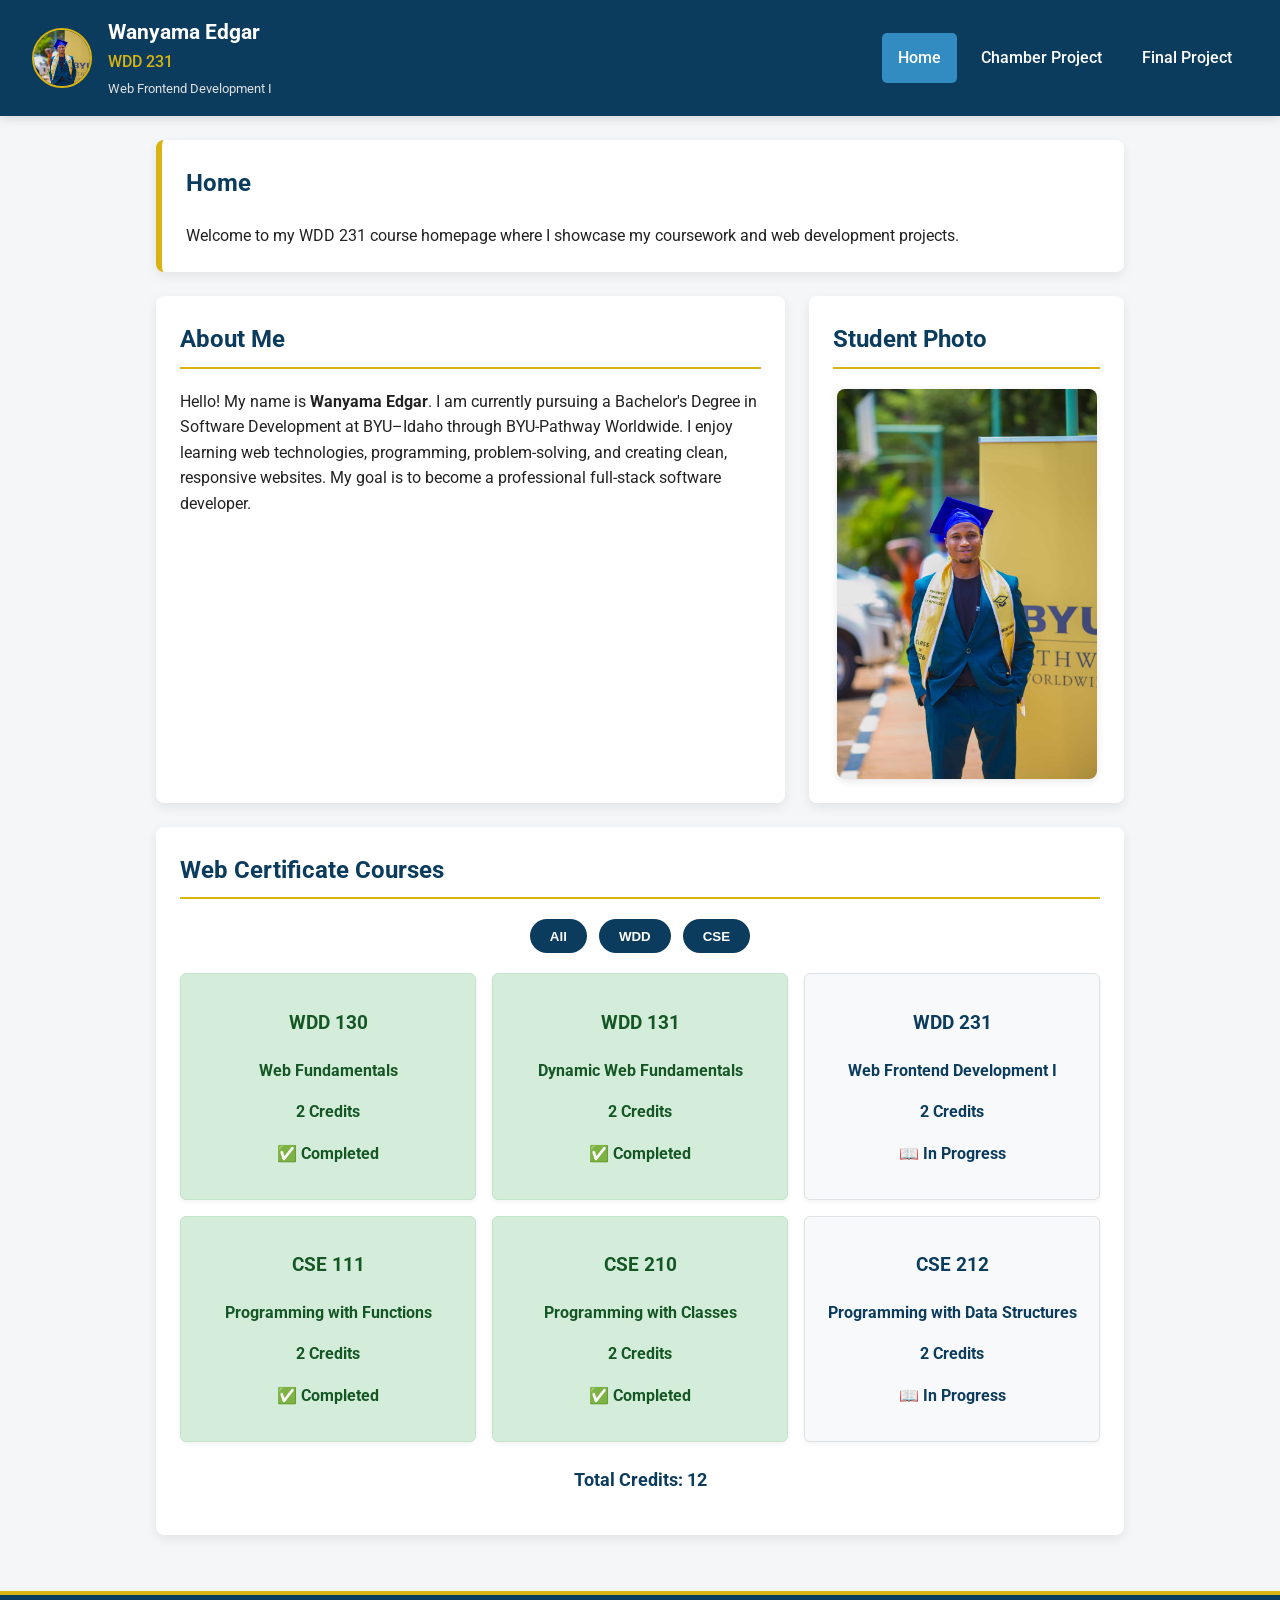
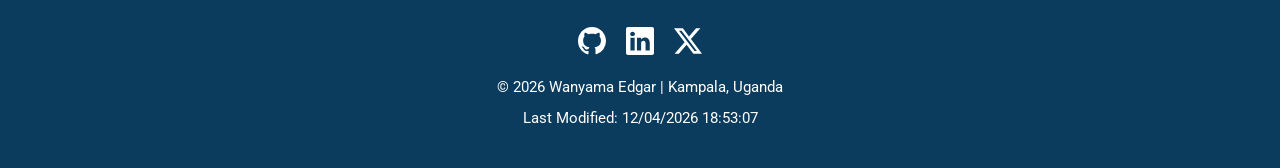
<file: index.html>
<!DOCTYPE html>
<html lang="en-US">
<head>
    <meta charset="UTF-8">
    <meta name="author" content="Wanyama Edgar">
    <meta name="description" content="WDD 231 course homepage for Wanyama Edgar featuring web development projects, certificate courses, and semester assignments at BYU-Idaho.">
    <meta name="viewport" content="width=device-width, initial-scale=1.0">

    <title>WDD 231 | Wanyama Edgar</title>

    <link rel="icon" href="chamber/images/favicon.ico">

    <!-- Google Fonts -->
    <link rel="preconnect" href="https://fonts.googleapis.com">
    <link rel="preconnect" href="https://fonts.gstatic.com" crossorigin>
    <link href="https://fonts.googleapis.com/css2?family=Roboto:wght@300;400;500;700&display=swap" rel="stylesheet">

    <!-- CSS -->
    <link rel="stylesheet" href="styles/base.css">
    <link rel="stylesheet" href="styles/larger.css">

    <!-- JavaScript -->
    <script src="scripts/navigation.js" defer></script>
    <script src="scripts/date.js" defer></script>
    <script src="scripts/courses.js" defer></script>
</head>

<body>

<header>

    <div class="logo-name">

        <img src="chamber/images/profile.webp" alt="Profile photo of Wanyama Edgar" class="logo">

        <div>
            <span class="site-name">Wanyama Edgar</span>
            <p>WDD 231</p>
            <small>Web Frontend Development I</small>
        </div>

    </div>

    <button id="menu" aria-label="Open Navigation"></button>

    <nav>

        <ul class="navigation">

            <li><a href="index.html" class="active">Home</a></li>

            <li><a href="chamber/index.html">Chamber Project</a></li>

            <li><a href="final/index.html">Final Project</a></li>

        </ul>

    </nav>

</header>

<main>

    <section class="hero">
        <h2 class="visually-hidden">

Homepage Introduction

</h2>
    <h1>Home</h1>

    <p class="hero-text">
        Welcome to my WDD 231 course homepage where I showcase my
        coursework and web development projects.
    </p>

</section>

    <section class="top-section">

        <article class="card">

            <h2>About Me</h2>

            <p>
                Hello! My name is <strong>Wanyama Edgar</strong>.
                I am currently pursuing a Bachelor's Degree in Software
                Development at BYU–Idaho through BYU-Pathway Worldwide.
                I enjoy learning web technologies, programming,
                problem-solving, and creating clean, responsive websites.
                My goal is to become a professional full-stack software
                developer.
            </p>

        </article>

        <article class="card photo-card">

            <h2>Student Photo</h2>

            <img
                src="chamber/images/profile.webp"
                alt="Wanyama Edgar, a software development student at BYU-Idaho, posed for a professional portrait photo"
                loading="lazy"
            >

        </article>

    </section>

    <section class="certificate">

        <h2>Web Certificate Courses</h2>

        <div class="filter-buttons">

            <button id="all">All</button>

            <button id="wdd">WDD</button>

            <button id="cse">CSE</button>

        </div>

        <div id="courses" class="course-container">

            <!-- JavaScript inserts courses here -->

        </div>

        <p class="credits">
            Total Credits:
            <span id="totalCredits"></span>
        </p>

    </section>

</main>

<footer>

    <div class="socials">

        <a href="https://github.com/wedgar256" target="_blank" rel="noopener noreferrer" aria-label="GitHub">

            <img src="chamber/images/github-logo.svg" alt="GitHub Icon">
        </a>

        <a href="https://www.linkedin.com/in/edgar-wans-aa0b4a3b6" target="_blank" rel="noopener noreferrer" aria-label="LinkedIn">

            <img src="chamber/images/linkedin-logo.svg" alt="LinkedIn Icon">

        </a>

        <a href="https://x.com/WanyamaEdgar_" target="_blank" rel="noopener noreferrer" aria-label="X">

            <img src="chamber/images/x-logo.svg" alt="X social media logo">

        </a>

    </div>

    <p>

        &copy; <span id="currentyear"></span>

        Wanyama Edgar | Kampala, Uganda

    </p>

    <p>

        Last Modified:
        <span id="lastModified"></span>

    </p>

</footer>

</body>
</html>
</file>
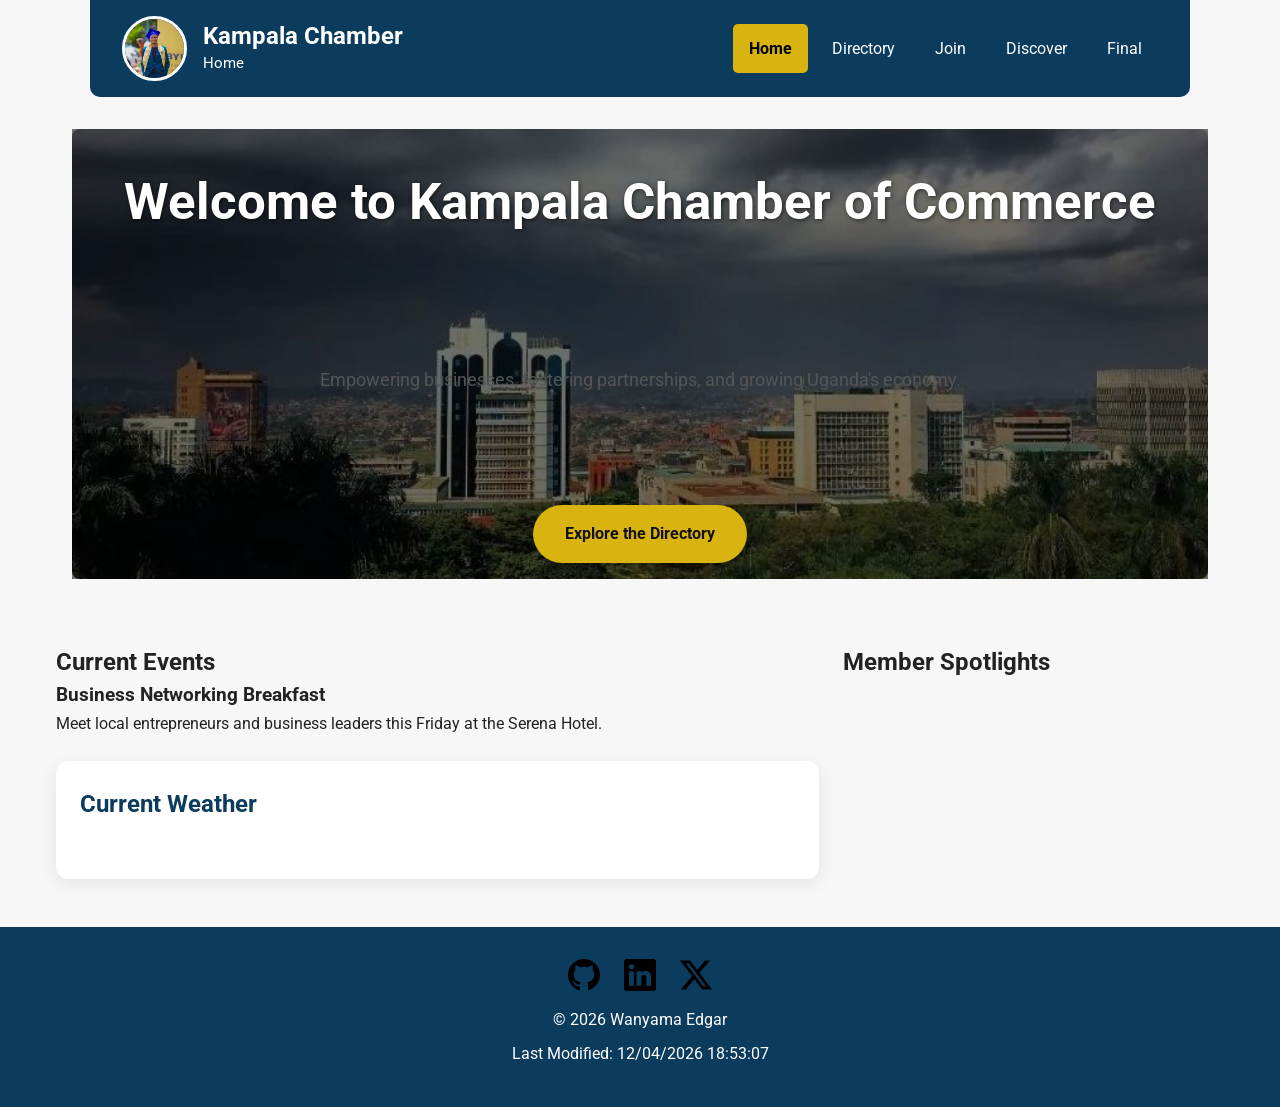
<file: chamber/index.html>
<!doctype html>
<html lang="en-US">
  <head>
    <meta charset="UTF-8" />
    <meta name="author" content="Wanyama Edgar" />
    <meta
      name="description"
      content="Explore the Kampala Chamber of Commerce business directory featuring local businesses and organizations."
    />

    <meta name="viewport" content="width=device-width, initial-scale=1.0" />

    <title>Kampala Chamber of Commerce</title>
    <meta property="og:title" content="Kampala Chamber of Commerce" />
    <meta
      property="og:description"
      content="Explore the Kampala Chamber of Commerce and connect with local businesses, services, and member organizations across the city."
    />
    <meta
      property="og:image"
      content="https://wedgar256.github.io/wdd231/chamber/images/profile.webp"
    />
    <meta
      property="og:url"
      content="https://wedgar256.github.io/wdd231/chamber/index.html"
    />
    <meta property="og:type" content="website" />

    <link rel="icon" href="images/favicon.ico" />

    <link rel="preconnect" href="https://fonts.googleapis.com" />
    <link rel="preconnect" href="https://fonts.gstatic.com" crossorigin />
    <link
      href="https://fonts.googleapis.com/css2?family=Roboto:wght@300;400;500;700&display=swap"
      rel="stylesheet"
    />

    <link rel="stylesheet" href="styles/base.css" />
    <link rel="stylesheet" href="styles/larger.css" />
    <link rel="stylesheet" href="styles/chamber.css" />

    <script src="scripts/navigation.js" defer></script>
    <script src="scripts/home.js" defer></script>
    <script src="scripts/date.js" defer></script>
  </head>

  <body class="chamber">
    <header>
      <div class="logo-name">
        <img
          src="images/profile.webp"
          alt="Kampala Chamber of Commerce Logo"
          class="logo"
        />

        <div>
          <span class="site-name">Kampala Chamber</span>
          <p>Home</p>
        </div>
      </div>

      <button id="menu" aria-label="Open Navigation"></button>

      <nav>
        <ul class="navigation">
          <li><a href="index.html" class="active">Home</a></li>
          <li><a href="directory.html">Directory</a></li>
          <li><a href="join.html">Join</a></li>
          <li><a href="discover.html">Discover</a></li>
          <li><a href="../project/index.html">Final</a></li>
        </ul>
      </nav>
    </header>

    <main>
      <section class="hero home-hero">
        <img
          src="images/kampala-city.webp"
          alt="Kampala skyline and city landmarks"
          loading="lazy"
        />

        <div class="hero-content">
          <h1>Welcome to Kampala Chamber of Commerce</h1>
          <p>
            Empowering businesses, fostering partnerships, and growing Uganda's
            economy.
          </p>
          <a href="directory.html" class="cta-button">Explore the Directory</a>
        </div>
      </section>

      <div class="home-grid">
        <div class="left-column">
          <section class="events">
            <h2>Current Events</h2>
            <article>
              <h3>Business Networking Breakfast</h3>
              <p>
                Meet local entrepreneurs and business leaders this Friday at the
                Serena Hotel.
              </p>
            </article>
          </section>

          <section class="weather">
            <h2>Current Weather</h2>
            <div id="current-weather"></div>
            <div id="forecast"></div>
          </section>
        </div>

        <div class="right-column">
          <section class="spotlights">
            <h2>Member Spotlights</h2>
            <div id="spotlight-container"></div>
          </section>
        </div>
      </div>
    </main>

    <footer>
      <div class="socials">
        <a href="https://github.com/wedgar256" target="_blank" rel="noopener">
          <img src="images/github-logo.svg" alt="GitHub Icon" />
        </a>
        <a
          href="https://www.linkedin.com/in/edgar-wans-aa0b4a3b6"
          target="_blank"
          rel="noopener"
        >
          <img src="images/linkedin-logo.svg" alt="LinkedIn Icon" />
        </a>
        <a href="https://x.com/WanyamaEdgar_" target="_blank" rel="noopener">
          <img src="images/x-logo.svg" alt="X social media logo" />
        </a>
      </div>

      <p>&copy; <span id="currentyear"></span> Wanyama Edgar</p>
      <p>Last Modified: <span id="lastModified"></span></p>
    </footer>
  </body>
</html>
</file>
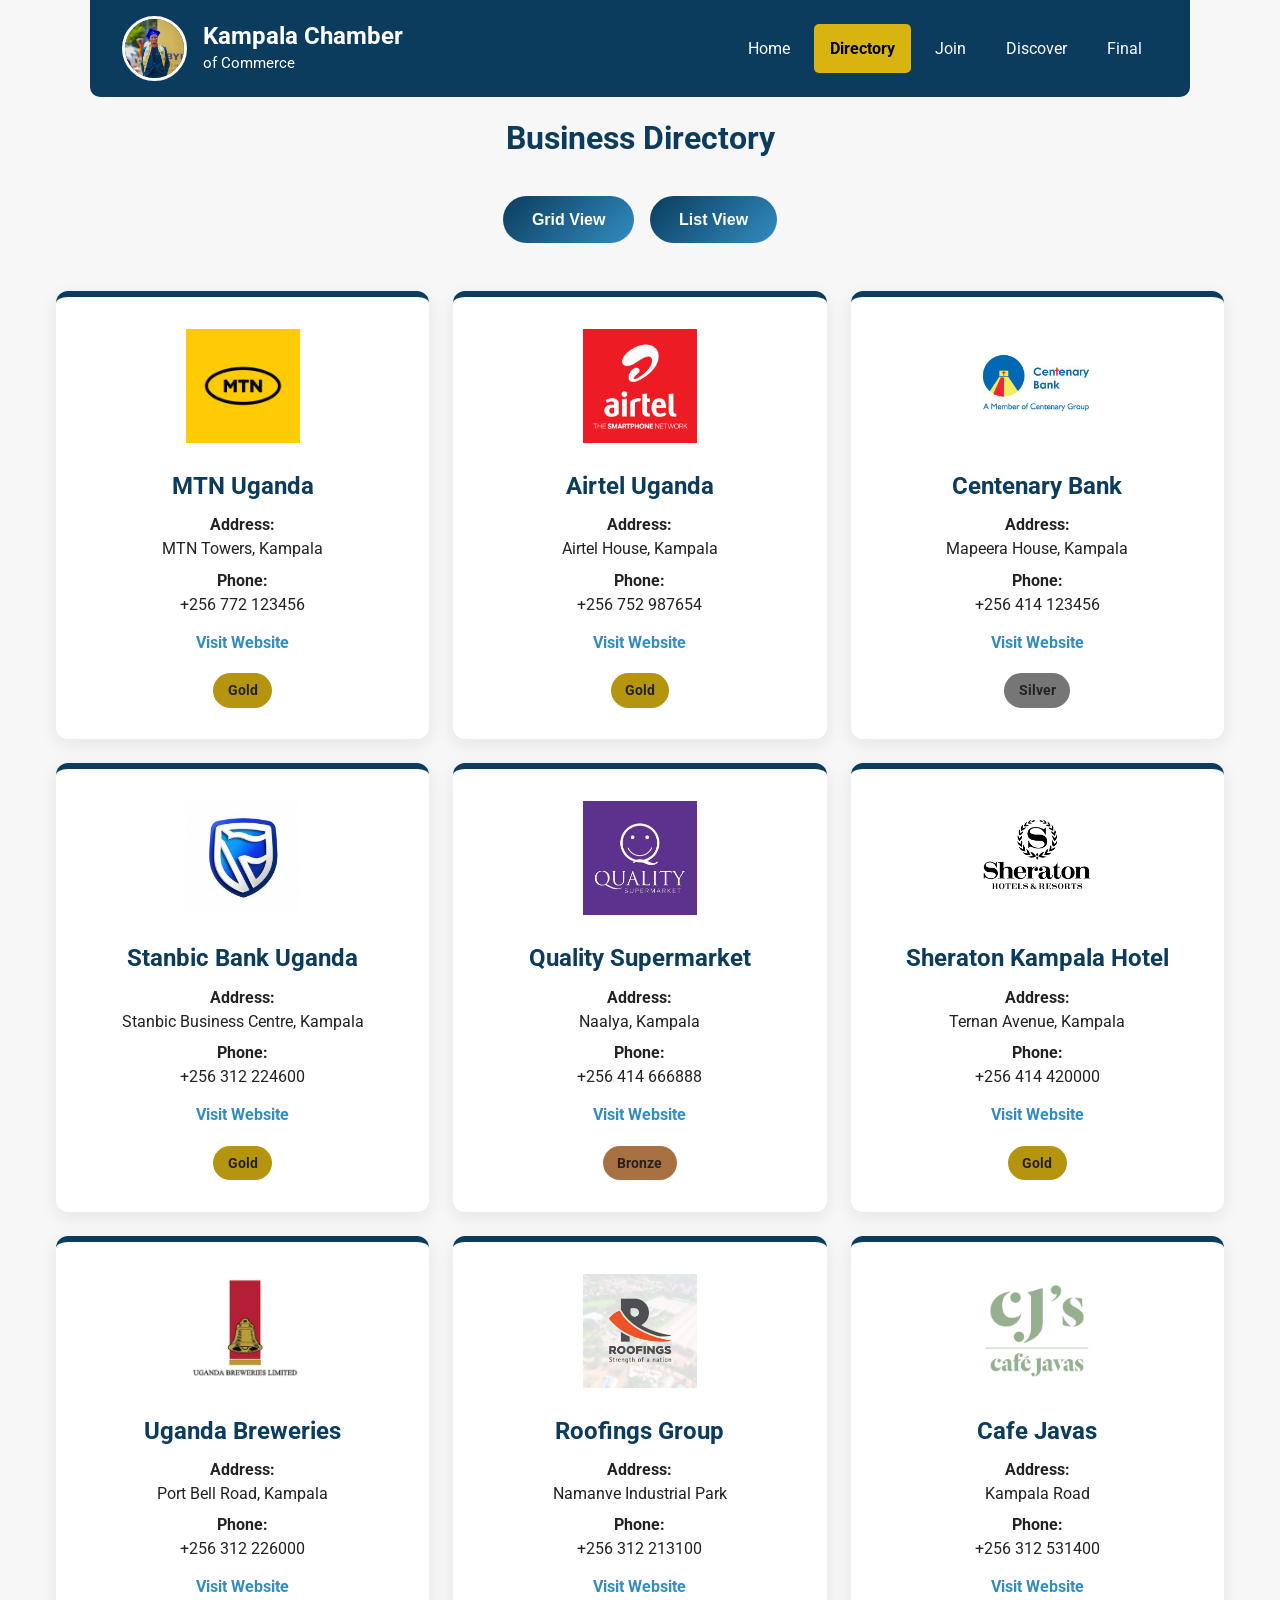
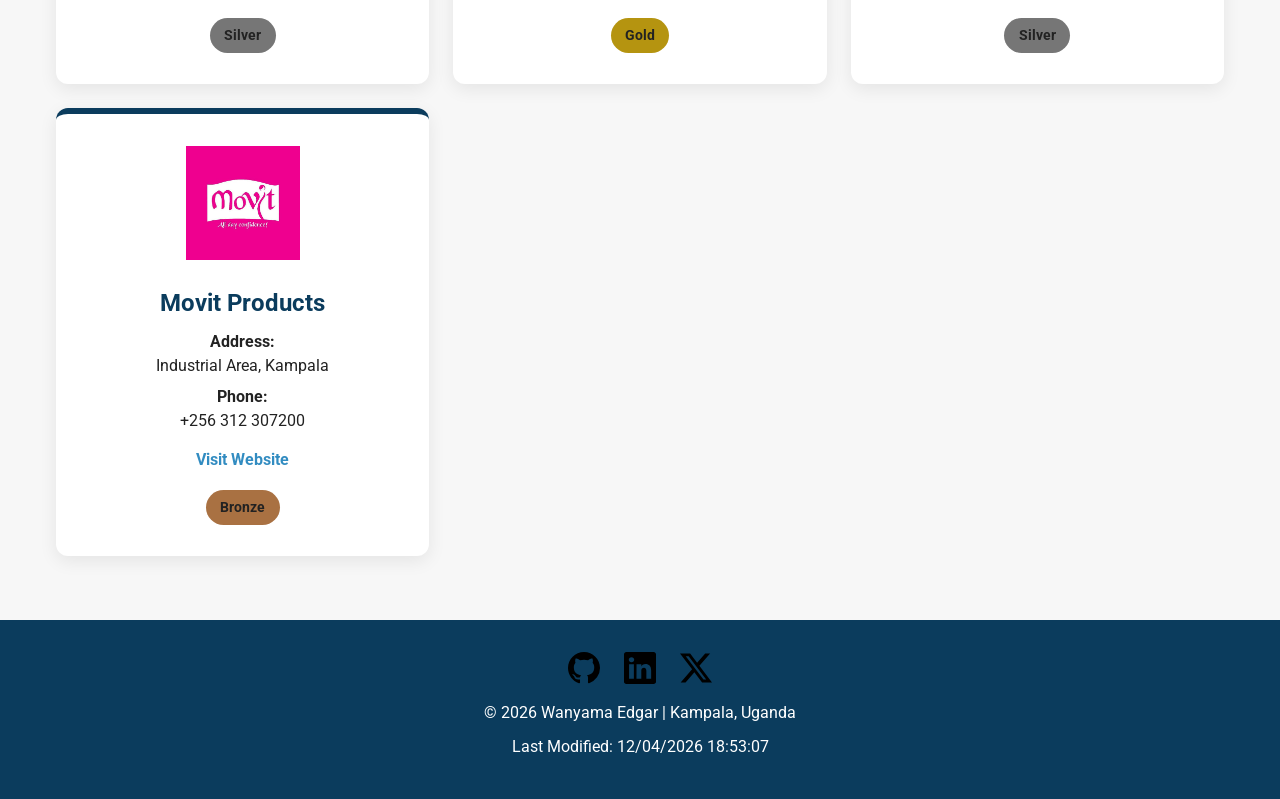
<file: chamber/directory.html>
<!DOCTYPE html>
<html lang="en-US">
<head>
    <meta charset="UTF-8">
    <meta name="author" content="Wanyama Edgar">
    <meta name="description" content="Explore businesses that are members of the Kampala Chamber of Commerce directory.">
    <meta name="viewport" content="width=device-width, initial-scale=1.0">

    <title>Business Directory | Kampala Chamber of Commerce</title>
    <meta property="og:title" content="Kampala Chamber Business Directory | Trusted Local Services">
    <meta property="og:description" content="Discover trusted Kampala Chamber businesses, services, and contact details in one easy directory for local trade and community connections.">
    <meta property="og:image" content="https://wedgar256.github.io/wdd231/chamber/images/profile.webp">
    <meta property="og:url" content="https://wedgar256.github.io/wdd231/chamber/directory.html">
    <meta property="og:type" content="website">

    <link rel="icon" href="images/favicon.ico">

    <!-- Google Font -->
    <link rel="preconnect" href="https://fonts.googleapis.com">
    <link rel="preconnect" href="https://fonts.gstatic.com" crossorigin>
    <link href="https://fonts.googleapis.com/css2?family=Roboto:wght@300;400;500;700&display=swap" rel="stylesheet">

    <!-- CSS -->
    <link rel="stylesheet" href="styles/base.css">
    <link rel="stylesheet" href="styles/larger.css">
    <link rel="stylesheet" href="styles/chamber.css">

    <!-- JavaScript -->
    <script src="scripts/navigation.js" defer></script>
    <script src="directory.js" defer></script>
    <script src="scripts/date.js" defer></script>

</head>

<body class="chamber">

<header>

    <div class="logo-name">

        <img src="images/profile.webp" alt="Kampala Chamber of Commerce Logo" class="logo">

        <div>
            <span class="site-name">Kampala Chamber</span>
            <p>of Commerce</p>
        </div>

    </div>

    <button id="menu" aria-label="Open Navigation"></button>

    <nav>

        <ul class="navigation">

            <li><a href="index.html">Home</a></li>

            <li><a href="directory.html" class="active">Directory</a></li>

            <li><a href="join.html">Join</a></li>

            <li><a href="discover.html">Discover</a></li>

            <li><a href="../project/index.html">Final</a></li>

        </ul>

    </nav>

</header>

<main>

    <h1>Business Directory</h1>

    <div class="view-buttons">

        <button id="grid">Grid View</button>

        <button id="list">List View</button>

    </div>

    <div id="members" class="grid">

    </div>

</main>

<footer>

    <div class="socials">

        <a href="https://github.com/wedgar256" target="_blank" aria-label="GitHub">
            <img src="images/github-logo.svg" alt="GitHub Icon">
        </a>

        <a href="https://www.linkedin.com/in/edgar-wans-aa0b4a3b6" target="_blank" aria-label="LinkedIn">
            <img src="images/linkedin-logo.svg" alt="LinkedIn Icon">
        </a>

        <a href="https://x.com/WanyamaEdgar_" target="_blank" aria-label="X">
            <img src="images/x-logo.svg" alt="X social media logo">
        </a>

    </div>

    <p>
        &copy; <span id="currentyear"></span>
        Wanyama Edgar | Kampala, Uganda
    </p>

    <p>
        Last Modified:
        <span id="lastModified"></span>
    </p>

</footer>

</body>
</html>
</file>
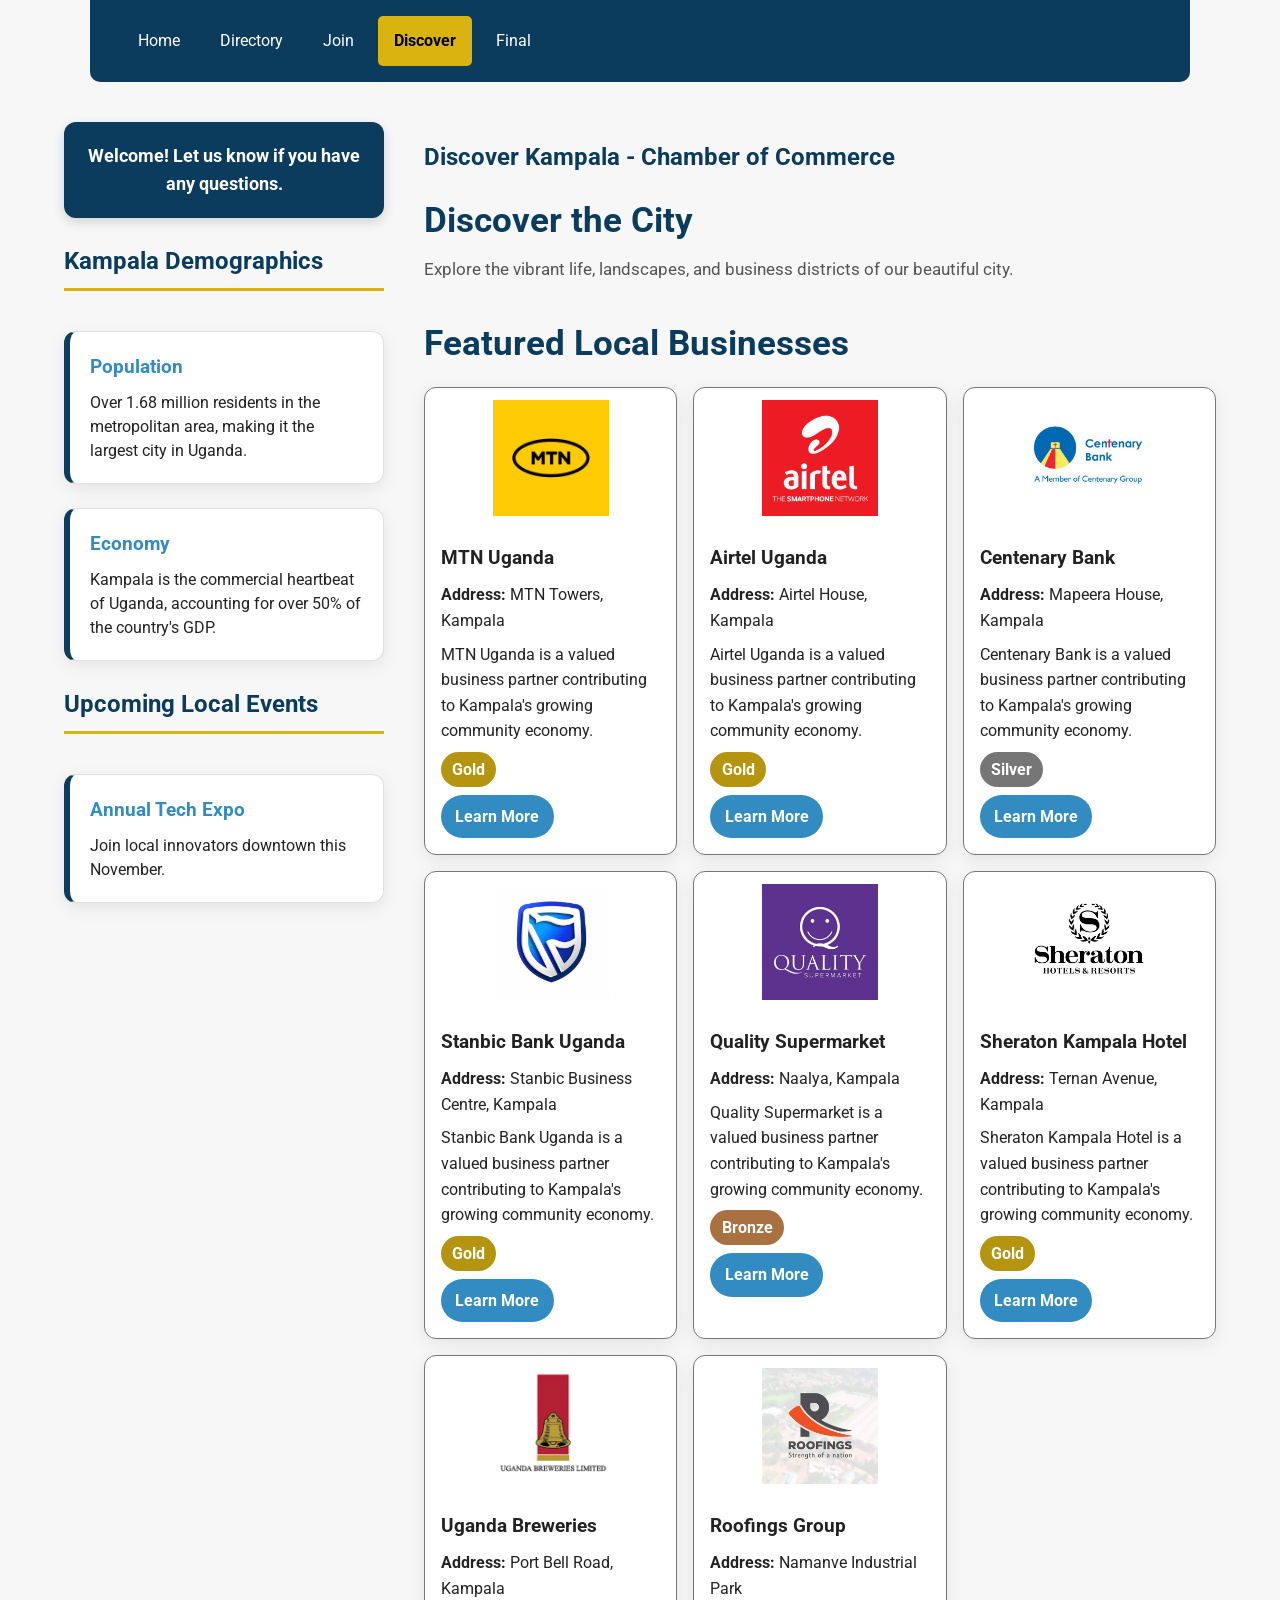
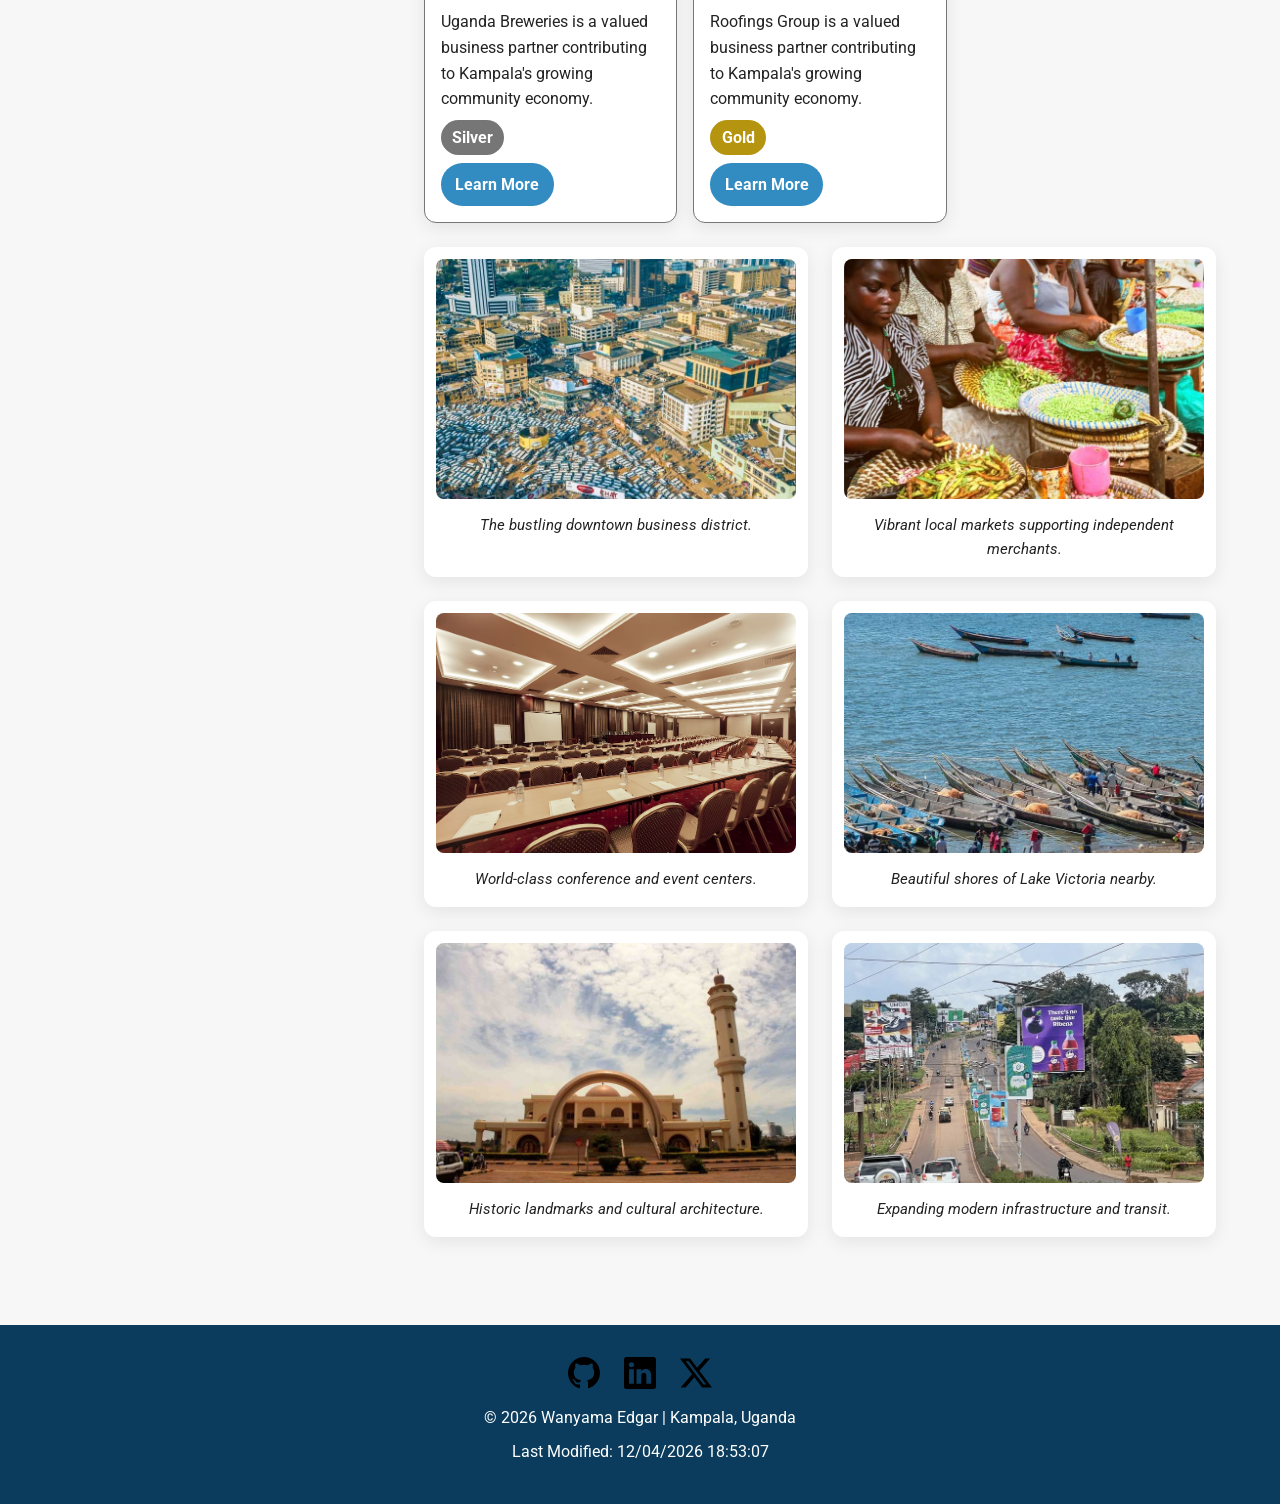
<file: chamber/discover.html>
<!doctype html>
<html lang="en-US">
  <head>
    <meta charset="UTF-8" />
    <meta name="author" content="Wanyama Edgar" />
    <meta
      name="description"
      content="Discover Kampala's landmarks, local events, and business districts through the Kampala Chamber of Commerce."
    />
    <meta name="viewport" content="width=device-width, initial-scale=1.0" />
    <title>Discover Kampala - Chamber of Commerce</title>

    <meta property="og:title" content="Discover Kampala with the Chamber of Commerce" />
    <meta
      property="og:description"
      content="Discover Kampala's landmarks, local events, and business districts through the Kampala Chamber of Commerce."
    />
    <meta property="og:image" content="https://wedgar256.github.io/wdd231/chamber/images/kampala-city.webp" />
    <meta property="og:url" content="https://wedgar256.github.io/wdd231/discover.html" />
    <meta property="og:type" content="website" />

    <link rel="icon" href="images/favicon.ico" />
    <link rel="preconnect" href="https://fonts.googleapis.com" />
    <link rel="preconnect" href="https://fonts.gstatic.com" crossorigin />
    <link href="https://fonts.googleapis.com/css2?family=Roboto:wght@300;400;500;700&display=swap" rel="stylesheet" />
    <link rel="stylesheet" href="styles/base.css" />
    <link rel="stylesheet" href="styles/larger.css" />
    <link rel="stylesheet" href="styles/discover.css" />

    <script src="scripts/navigation.js" defer></script>
    <script src="scripts/discover.js" defer></script>
    <script src="scripts/date.js" defer></script>
  </head>

  <body class="chamber">
    <header>
      <button id="menu" aria-label="Open navigation"></button>
      <nav aria-label="Primary navigation">
        <ul class="navigation">
          <li><a href="index.html">Home</a></li>
          <li><a href="directory.html">Directory</a></li>
          <li><a href="join.html">Join</a></li>
          <li><a href="discover.html" class="active">Discover</a></li>
          <li><a href="../project/index.html">Final</a></li>
        </ul>
      </nav>
    </header>

    <main class="discover-layout">
      <aside class="sidebar">
        <div id="visit-message" class="visit-message"></div>

        <h2>Kampala Demographics</h2>
        <div class="info-card">
          <h3>Population</h3>
          <p>
            Over 1.68 million residents in the metropolitan area, making it the
            largest city in Uganda.
          </p>
        </div>

        <div class="info-card">
          <h3>Economy</h3>
          <p>
            Kampala is the commercial heartbeat of Uganda, accounting for over
            50% of the country's GDP.
          </p>
        </div>

        <h2>Upcoming Local Events</h2>
        <div class="info-card">
          <h3>Annual Tech Expo</h3>
          <p>Join local innovators downtown this November.</p>
        </div>
      </aside>

      <section class="gallery">
        <h1>Discover Kampala - Chamber of Commerce</h1>
        <h2>Discover the City</h2>
        <p>
          Explore the vibrant life, landscapes, and business districts of our
          beautiful city.
        </p>

        <div class="discover-showcase">
          <h2>Featured Local Businesses</h2>
          <div id="discover-members" class="discover-cards-grid" aria-live="polite"></div>
        </div>

        <div class="image-grid">
          <figure>
            <img
              src="images/kampala-1.webp"
              alt="Downtown Kampala Skyline"
              width="400"
              height="250"
              loading="lazy"
            />
            <figcaption>The bustling downtown business district.</figcaption>
          </figure>

          <figure>
            <img
              src="images/kampala-2.webp"
              alt="Local Market Vendors"
              width="400"
              height="250"
              loading="lazy"
            />
            <figcaption>
              Vibrant local markets supporting independent merchants.
            </figcaption>
          </figure>

          <figure>
            <img
              src="images/kampala-3.webp"
              alt="Serena Hotel Conference Center"
              width="400"
              height="250"
              loading="lazy"
            />
            <figcaption>World-class conference and event centers.</figcaption>
          </figure>

          <figure>
            <img
              src="images/kampala-4.webp"
              alt="Lake Victoria Shores"
              width="400"
              height="250"
              loading="lazy"
            />
            <figcaption>Beautiful shores of Lake Victoria nearby.</figcaption>
          </figure>

          <figure>
            <img
              src="images/kampala-5.webp"
              alt="Uganda National Mosque"
              width="400"
              height="250"
              loading="lazy"
            />
            <figcaption>
              Historic landmarks and cultural architecture.
            </figcaption>
          </figure>

          <figure>
            <img
              src="images/kampala-6.webp"
              alt="Modern Highway Infrastructure"
              width="400"
              height="250"
              loading="lazy"
            />
            <figcaption>
              Expanding modern infrastructure and transit.
            </figcaption>
          </figure>
        </div>
      </section>
    </main>

    <footer>
      <div class="socials">
        <a
          href="https://github.com/wedgar256"
          target="_blank"
          rel="noopener noreferrer"
          aria-label="GitHub">
          <img src="images/github-logo.svg" alt="GitHub Icon" />
        </a>
        <a
          href="https://www.linkedin.com/in/edgar-wans-aa0b4a3b6"
          target="_blank"
          rel="noopener noreferrer"
          aria-label="LinkedIn">
          <img src="images/linkedin-logo.svg" alt="LinkedIn Icon" />
        </a>
        <a
          href="https://x.com/WanyamaEdgar_"
          target="_blank"
          rel="noopener noreferrer"
          aria-label="X">
          <img src="images/x-logo.svg" alt="X social media logo" />
        </a>
      </div>
        <p>
        &copy; <span id="currentyear"></span>
        Wanyama Edgar | Kampala, Uganda
      </p>
      <p>
        Last Modified:
        <span id="lastModified"></span>
      </p>
    </footer>
  </body>
</html>
</file>
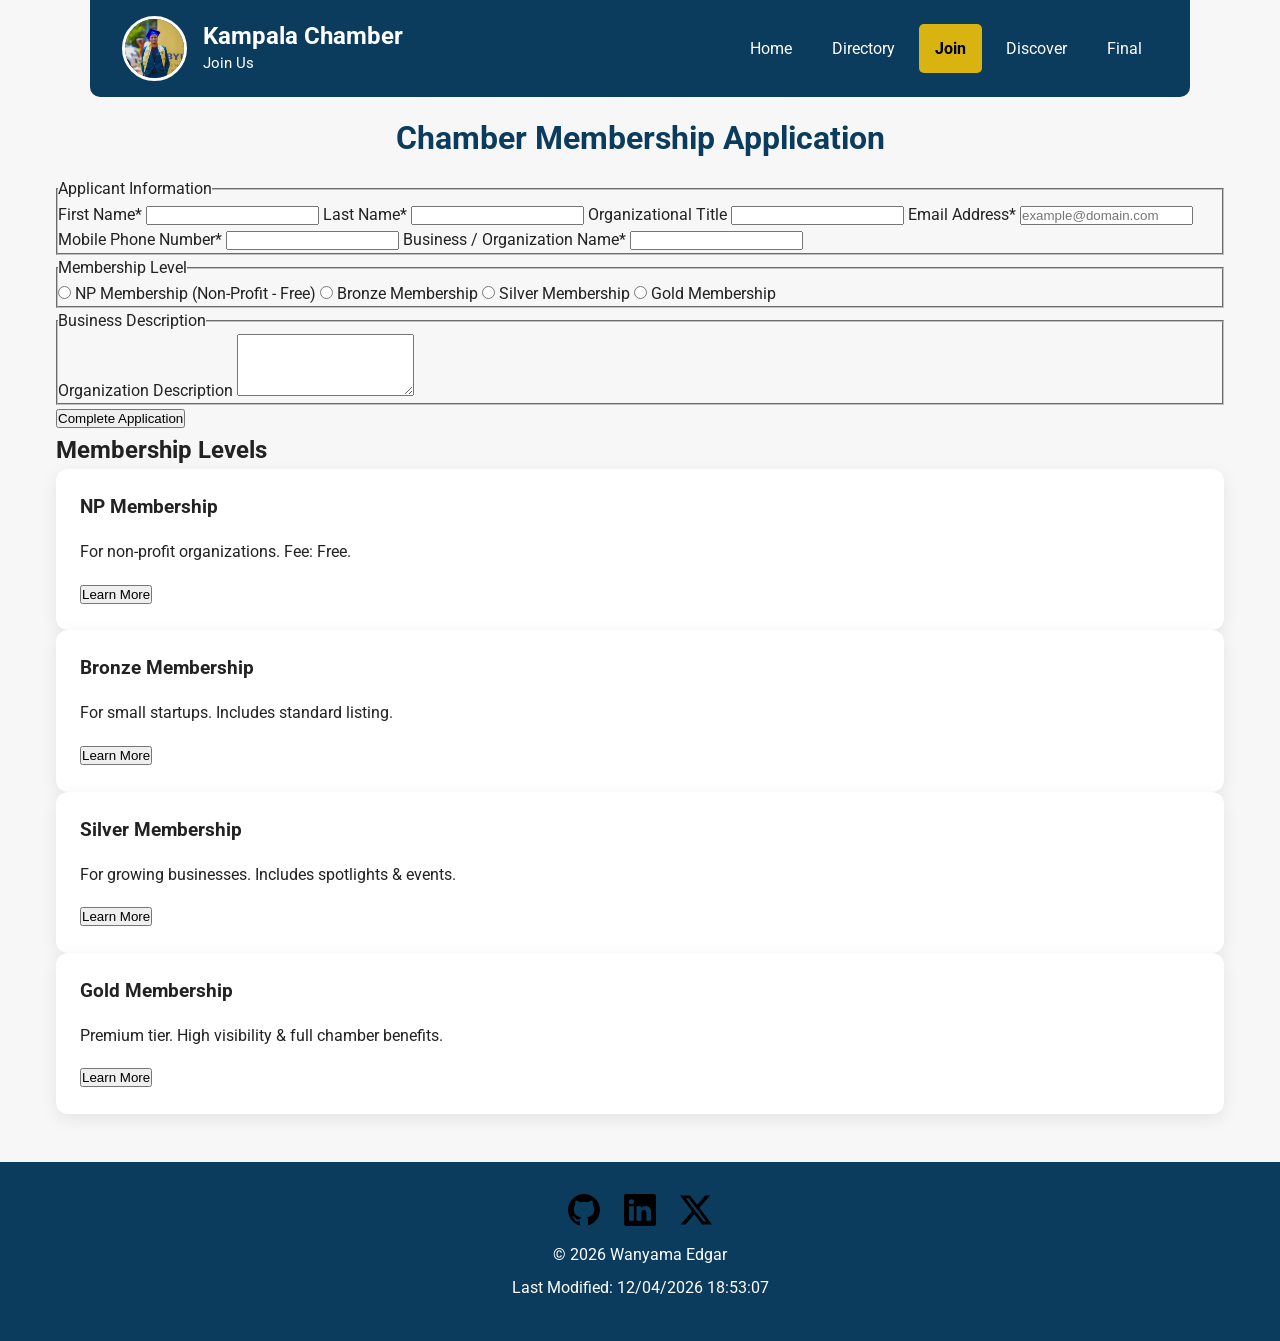
<file: chamber/join.html>
<!doctype html>
<html lang="en-US">
  <head>
    <meta charset="UTF-8" />
    <meta name="author" content="Wanyama Edgar" />
    <meta
      name="description"
      content="Apply for Kampala Chamber membership and connect your organization with local business opportunities and benefits."
    />
    <meta name="viewport" content="width=device-width, initial-scale=1.0" />
    <title>Kampala Chamber - Join Us</title>
    <meta
      property="og:title"
      content="Join the Kampala Chamber of Commerce Today"
    />
    <meta
      property="og:description"
      content="Apply for Kampala Chamber membership and connect your organization with local business opportunities and benefits."
    />
    <meta
      property="og:image"
      content="https://wedgar256.github.io/wdd231/chamber/images/profile.webp"
    />
    <meta
      property="og:url"
      content="https://wedgar256.github.io/wdd231/chamber/join.html"
    />
    <meta property="og:type" content="website" />

    <link rel="icon" href="images/favicon.ico" />
    <link rel="preconnect" href="https://fonts.googleapis.com" />
    <link rel="preconnect" href="https://fonts.gstatic.com" crossorigin />
    <link
      href="https://fonts.googleapis.com/css2?family=Roboto:wght@300;400;500;700&display=swap"
      rel="stylesheet"
    />

    <link rel="stylesheet" href="styles/base.css" />
    <link rel="stylesheet" href="styles/chamber.css" />
    <link rel="stylesheet" href="styles/larger.css" />
    <script src="scripts/navigation.js" defer></script>
    <script src="scripts/home.js" defer></script>
    <script src="scripts/date.js" defer></script>
    <script src="scripts/join.js" defer></script>
  </head>

  <body class="chamber">
    <header>
      <div class="logo-name">
        <img
          src="images/profile.webp"
          alt="Kampala Chamber of Commerce Logo"
          class="logo"
        />

        <div>
          <span class="site-name">Kampala Chamber</span>
          <p>Join Us</p>
        </div>
      </div>

      <button id="menu" aria-label="Open Navigation"></button>

      <nav>
        <ul class="navigation">
          <li><a href="index.html">Home</a></li>
          <li><a href="directory.html">Directory</a></li>
          <li><a href="join.html" class="active">Join</a></li>
          <li><a href="discover.html">Discover</a></li>
          <li><a href="../project/index.html">Final</a></li>
        </ul>
      </nav>
    </header>

    <main class="join-main">
      <h1>Chamber Membership Application</h1>

      <div class="join-container">
        <form method="get" action="thankyou.html" class="wf1">
          <fieldset>
            <legend>Applicant Information</legend>

            <label
              >First Name*
              <input
                type="text"
                name="fname"
                id="fname"
                required
                autocomplete="given-name"
                title="Enter your first name"
              />
            </label>

            <label
              >Last Name*
              <input
                type="text"
                name="lname"
                id="lname"
                required
                autocomplete="family-name"
                title="Enter your last name"
              />
            </label>

            <label
              >Organizational Title
              <input
                type="text"
                name="title"
                id="title"
                autocomplete="organization-title"
                pattern="[A-Za-z\s\-]{7,}"
                title="Minimum 7 characters (letters, spaces, hyphens only)"
              />
            </label>

            <label
              >Email Address*
              <input
                type="email"
                name="email"
                id="email"
                required
                autocomplete="email"
                placeholder="example@domain.com"
                title="Enter a valid email address"
              />
            </label>

            <label
              >Mobile Phone Number*
              <input
                type="tel"
                name="phone"
                id="phone"
                required
                autocomplete="tel"
                title="Enter a valid mobile phone number"
              />
            </label>

            <label
              >Business / Organization Name*
              <input
                type="text"
                name="organization"
                id="organization"
                required
                autocomplete="organization"
                title="Enter your business or organization name"
              />
            </label>
          </fieldset>

          <fieldset>
            <legend>Membership Level</legend>
            <label class="sbs"
              ><input type="radio" name="membership" value="np" required /> NP
              Membership (Non-Profit - Free)</label
            >
            <label class="sbs"
              ><input type="radio" name="membership" value="bronze" /> Bronze
              Membership</label
            >
            <label class="sbs"
              ><input type="radio" name="membership" value="silver" /> Silver
              Membership</label
            >
            <label class="sbs"
              ><input type="radio" name="membership" value="gold" /> Gold
              Membership</label
            >
          </fieldset>

          <fieldset>
            <legend>Business Description</legend>
            <label
              >Organization Description
              <textarea name="description" id="description" rows="4" title="Describe your business or organization"></textarea>
            </label>

            <input type="hidden" name="timestamp" id="timestamp" />
          </fieldset>

          <input type="submit" value="Complete Application" class="submitBtn" />
        </form>

        <section class="membership-cards">
          <h2>Membership Levels</h2>

          <div class="card np-card">
            <h3>NP Membership</h3>
            <p>For non-profit organizations. Fee: Free.</p>
            <button class="open-modal" data-modal="modal-np">Learn More</button>
          </div>

          <div class="card bronze-card">
            <h3>Bronze Membership</h3>
            <p>For small startups. Includes standard listing.</p>
            <button class="open-modal" data-modal="modal-bronze">
              Learn More
            </button>
          </div>

          <div class="card silver-card">
            <h3>Silver Membership</h3>
            <p>For growing businesses. Includes spotlights & events.</p>
            <button class="open-modal" data-modal="modal-silver">
              Learn More
            </button>
          </div>

          <div class="card gold-card">
            <h3>Gold Membership</h3>
            <p>Premium tier. High visibility & full chamber benefits.</p>
            <button class="open-modal" data-modal="modal-gold">
              Learn More
            </button>
          </div>
        </section>
      </div>

      <dialog id="modal-np">
        <button class="close-modal">❌</button>
        <h2>NP Membership Details</h2>
        <p>
          Designed for non-profit entities. Enjoy free directory listings and
          access to general chamber networking events.
        </p>
      </dialog>

      <dialog id="modal-bronze">
        <button class="close-modal">❌</button>
        <h2>Bronze Membership Details</h2>
        <p>
          Ideal for sole proprietors and small businesses. Includes a standard
          directory listing, discounted event tickets, and newsletter features.
        </p>
      </dialog>

      <dialog id="modal-silver">
        <button class="close-modal">❌</button>
        <h2>Silver Membership Details</h2>
        <p>
          Great for expanding enterprises. Includes homepage spotlight
          eligibility, training workshops, and 2 event passes per quarter.
        </p>
      </dialog>

      <dialog id="modal-gold">
        <button class="close-modal">❌</button>
        <h2>Gold Membership Details</h2>
        <p>
          Premium chamber tier. Priority placement on directory listings,
          featured homepage spotlight, free booth at annual expo, and board
          meeting access.
        </p>
      </dialog>
    </main>

    <footer>
      <div class="socials">
        <a href="https://github.com/wedgar256" target="_blank" rel="noopener">
          <img src="images/github-logo.svg" alt="GitHub Icon" />
        </a>
        <a
          href="https://www.linkedin.com/in/edgar-wans-aa0b4a3b6"
          target="_blank"
          rel="noopener"
        >
          <img src="images/linkedin-logo.svg" alt="LinkedIn Icon" />
        </a>
        <a href="https://x.com/WanyamaEdgar_" target="_blank" rel="noopener">
          <img src="images/x-logo.svg" alt="X social media logo" />
        </a>
      </div>
      <p>&copy; <span id="currentyear"></span> Wanyama Edgar</p>
      <p>Last Modified: <span id="lastModified"></span></p>
    </footer>
  </body>
</html>
</file>
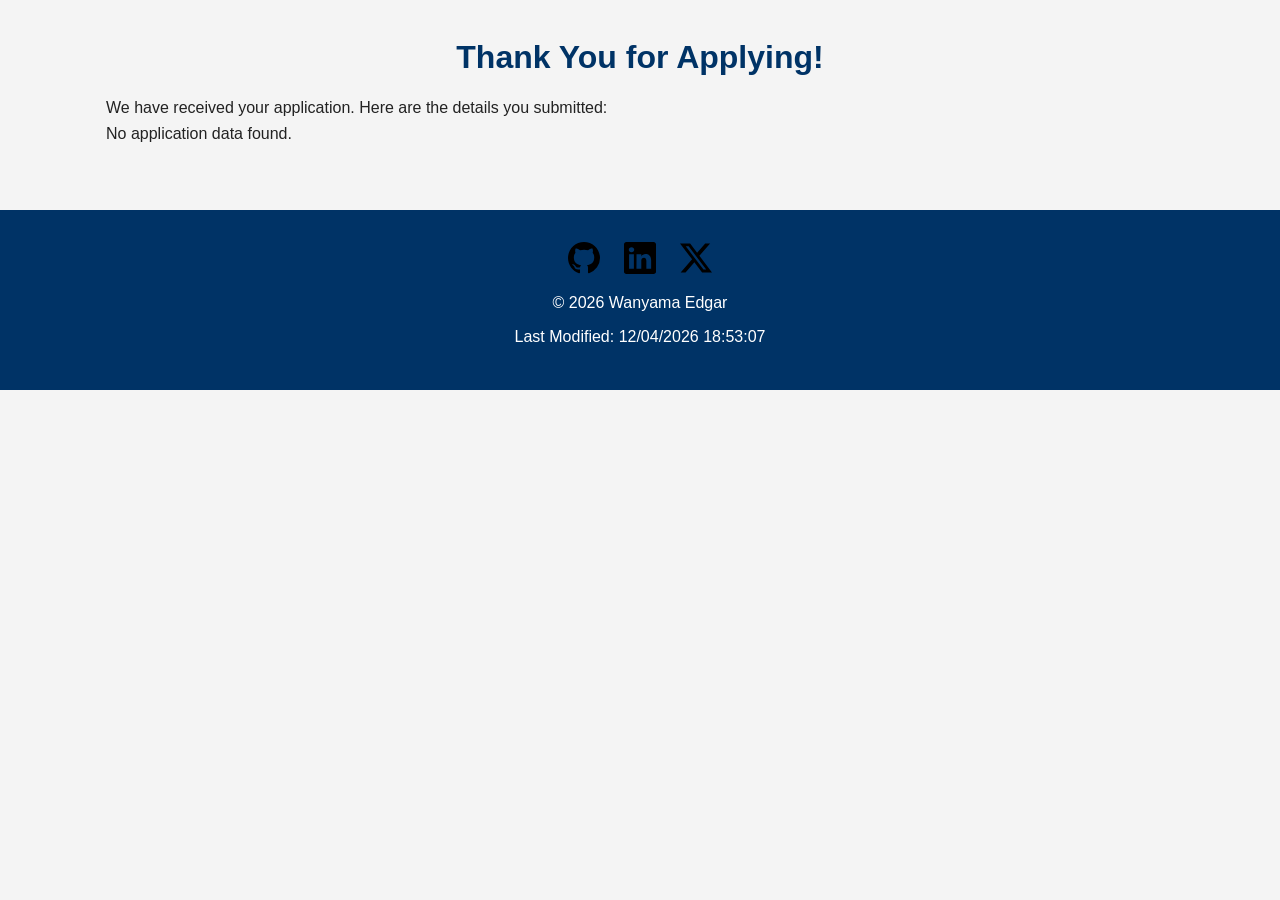
<file: chamber/thankyou.html>
<!doctype html>
<html lang="en-US">
  <head>
    <meta charset="UTF-8" />
    <meta name="viewport" content="width=device-width, initial-scale=1.0" />
    <title>Thank You - Application Submitted</title>
    <link rel="stylesheet" href="styles/base.css" />
    <link rel="stylesheet" href="styles/chamber.css" />
    <script src="scripts/thankyou.js" defer></script>
    <script src="scripts/date.js" defer></script>
  </head>
  <body>
    <main class="thankyou-main">
      <h1>Thank You for Applying!</h1>
      <p>We have received your application. Here are the details you submitted:</p>

      <div id="results" class="results-container"></div>
    </main>
    <footer>
        <div class="socials">
        <a href="https://github.com/wedgar256" target="_blank" rel="noopener">
          <img src="images/github-logo.svg" alt="GitHub Icon">
        </a>
        <a href="https://www.linkedin.com/in/edgar-wans-aa0b4a3b6" target="_blank" rel="noopener">
          <img src="images/linkedin-logo.svg" alt="LinkedIn Icon">
        </a>
        <a href="https://x.com/WanyamaEdgar_" target="_blank" rel="noopener">
          <img src="images/x-logo.svg" alt="X social media logo">
        </a>
      </div>
      <p>&copy; <span id="currentyear"></span> Wanyama Edgar</p>
      <p>Last Modified: <span id="lastModified"></span></p>
    </footer>
  </body>
</html>
</file>
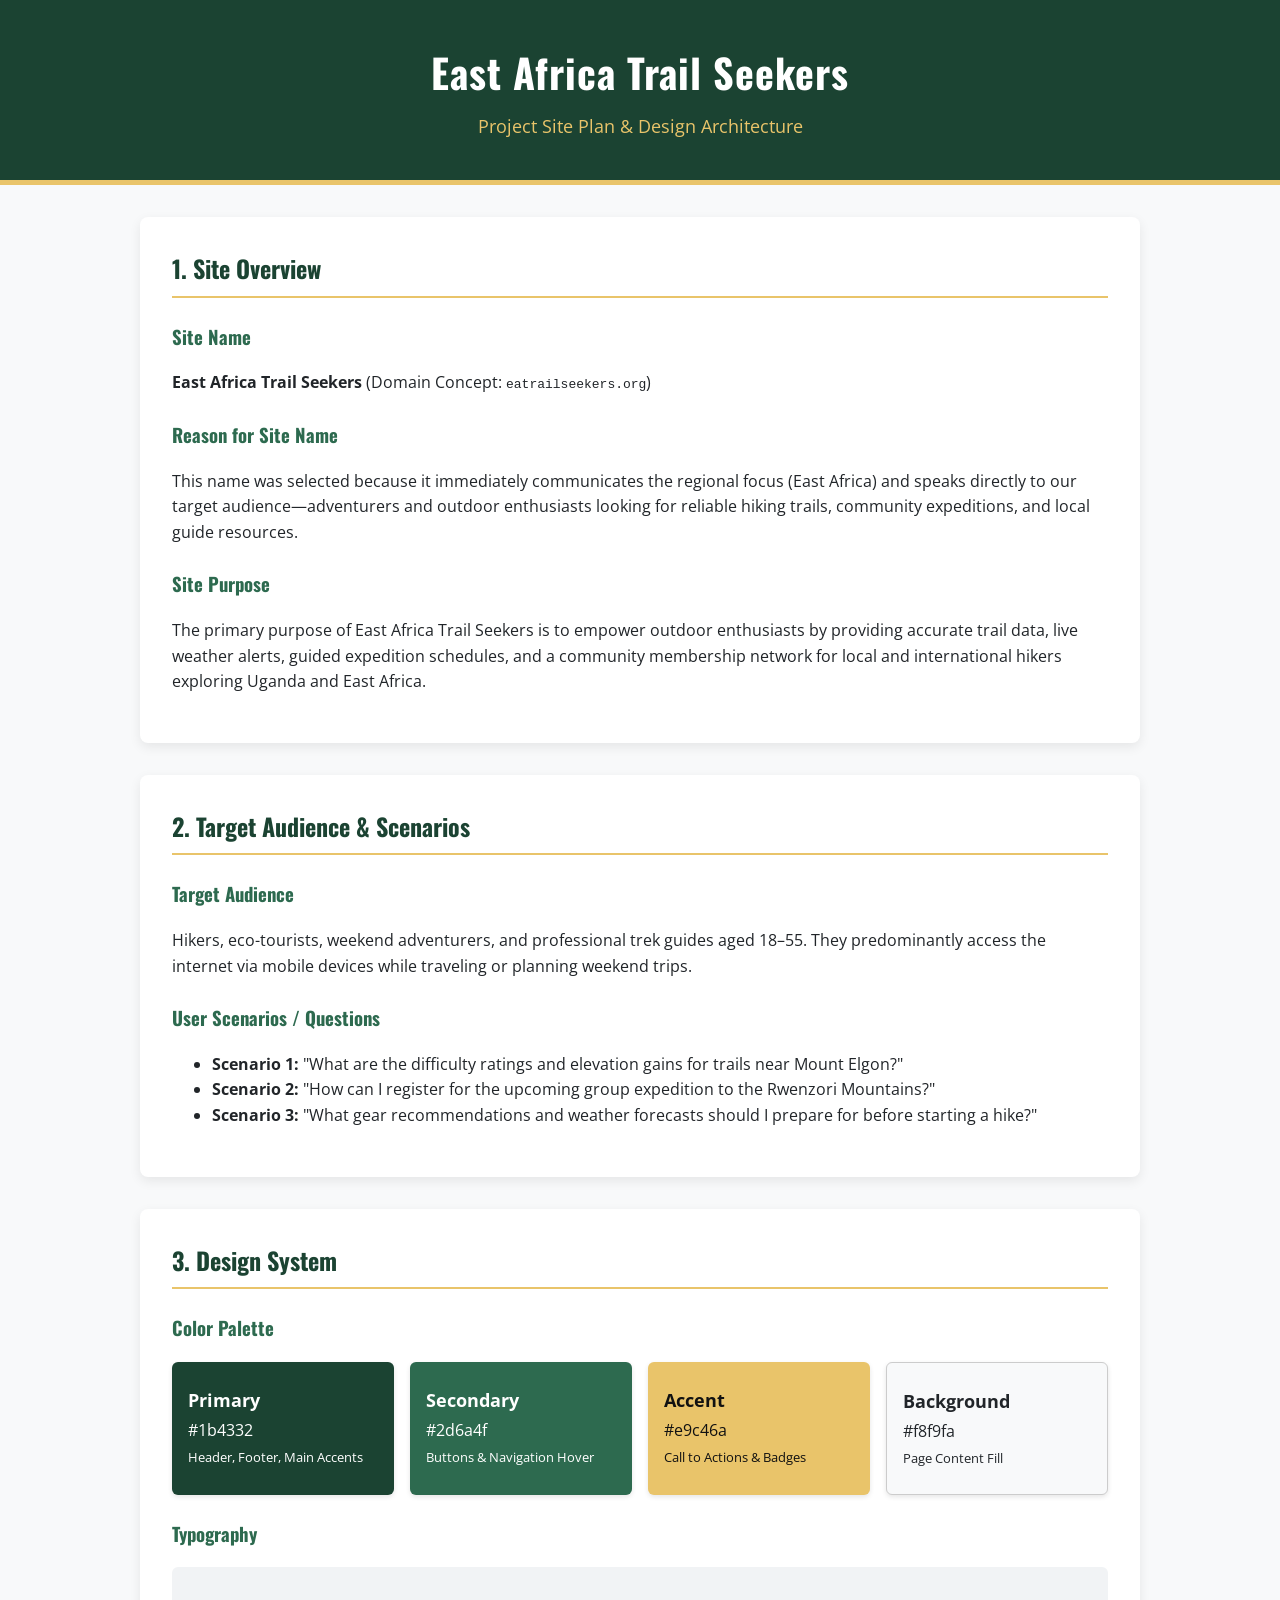
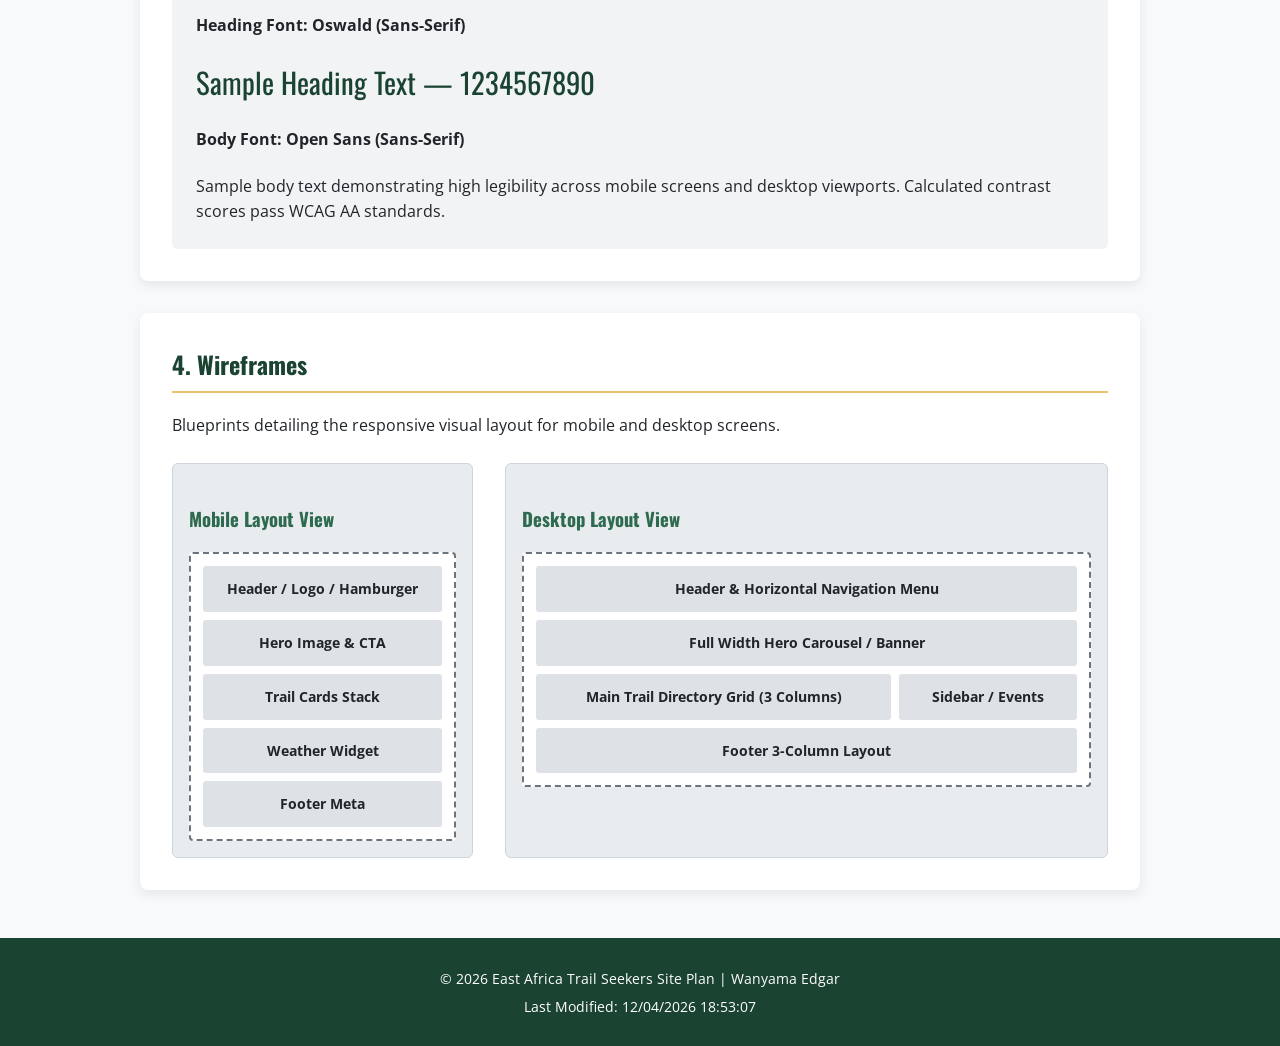
<file: project/siteplan.html>
<!DOCTYPE html>
<html lang="en-US">
<head>
    <meta charset="UTF-8">
    <meta name="viewport" content="width=device-width, initial-scale=1.0">
    <meta name="description" content="WDD 231 Project Site Plan for East Africa Trail Seekers hiking community portal.">
    <meta name="author" content="Wanyama Edgar">
    <title>East Africa Trail Seekers - Site Plan</title>

    <!-- Google Fonts -->
    <link rel="preconnect" href="https://fonts.googleapis.com">
    <link rel="preconnect" href="https://fonts.gstatic.com" crossorigin>
    <link href="https://fonts.googleapis.com/css2?family=Open+Sans:ital,wght@0,300..800;1,300..800&family=Oswald:wght@400;600;700&display=swap" rel="stylesheet">

    <!-- Stylesheet -->
    <link rel="stylesheet" href="styles/siteplan.css">
    
    <!-- JavaScript -->
    <script src="scripts/siteplan.js" defer></script>
</head>
<body>

    <header>
        <h1>East Africa Trail Seekers</h1>
        <p>Project Site Plan & Design Architecture</p>
    </header>

    <main>

        <!-- SECTION 1: SITE OVERVIEW -->
<section class="card">
    <h2>1. Site Overview</h2>
    
    <h3>Site Name</h3>
    <p><strong>East Africa Trail Seekers</strong> (Domain Concept: <code>eatrailseekers.org</code>)</p>
    
    <h3>Reason for Site Name</h3>
    <p>
        This name was selected because it immediately communicates the regional focus (East Africa) 
        and speaks directly to our target audience—adventurers and outdoor enthusiasts looking for 
        reliable hiking trails, community expeditions, and local guide resources.
    </p>

    <h3>Site Purpose</h3>
    <p>
        The primary purpose of East Africa Trail Seekers is to empower outdoor enthusiasts by providing 
        accurate trail data, live weather alerts, guided expedition schedules, and a community membership 
        network for local and international hikers exploring Uganda and East Africa.
    </p>
</section>

        <!-- SECTION 2: TARGET AUDIENCE & SCENARIOS -->
        <section class="card">
            <h2>2. Target Audience & Scenarios</h2>
            <h3>Target Audience</h3>
            <p>
                Hikers, eco-tourists, weekend adventurers, and professional trek guides aged 18–55. 
                They predominantly access the internet via mobile devices while traveling or planning weekend trips.
            </p>

            <h3>User Scenarios / Questions</h3>
            <ul>
                <li><strong>Scenario 1:</strong> "What are the difficulty ratings and elevation gains for trails near Mount Elgon?"</li>
                <li><strong>Scenario 2:</strong> "How can I register for the upcoming group expedition to the Rwenzori Mountains?"</li>
                <li><strong>Scenario 3:</strong> "What gear recommendations and weather forecasts should I prepare for before starting a hike?"</li>
            </ul>
        </section>

        <!-- SECTION 3: DESIGN SYSTEM (COLORS & TYPOGRAPHY) -->
        <section class="card">
            <h2>3. Design System</h2>
            
            <h3>Color Palette</h3>
            <div class="color-palette">
                <div class="color-swatch" style="background-color: #1b4332; color: #ffffff;">
                    <strong>Primary</strong>
                    <span>#1b4332</span>
                    <small>Header, Footer, Main Accents</small>
                </div>
                <div class="color-swatch" style="background-color: #2d6a4f; color: #ffffff;">
                    <strong>Secondary</strong>
                    <span>#2d6a4f</span>
                    <small>Buttons & Navigation Hover</small>
                </div>
                <div class="color-swatch" style="background-color: #e9c46a; color: #111111;">
                    <strong>Accent</strong>
                    <span>#e9c46a</span>
                    <small>Call to Actions & Badges</small>
                </div>
                <div class="color-swatch" style="background-color: #f8f9fa; color: #212529; border: 1px solid #ccc;">
                    <strong>Background</strong>
                    <span>#f8f9fa</span>
                    <small>Page Content Fill</small>
                </div>
            </div>

            <h3>Typography</h3>
            <div class="typography-demo">
                <div class="font-heading">
                    <h4>Heading Font: Oswald (Sans-Serif)</h4>
                    <p class="sample-heading">Sample Heading Text — 1234567890</p>
                </div>
                <div class="font-body">
                    <h4>Body Font: Open Sans (Sans-Serif)</h4>
                    <p class="sample-body">
                        Sample body text demonstrating high legibility across mobile screens and desktop viewports. 
                        Calculated contrast scores pass WCAG AA standards.
                    </p>
                </div>
            </div>
        </section>

        <!-- SECTION 4: WIREFRAMES -->
        <section class="card">
            <h2>4. Wireframes</h2>
            <p>Blueprints detailing the responsive visual layout for mobile and desktop screens.</p>
            
            <div class="wireframe-container">
                <div class="wireframe-box">
                    <h3>Mobile Layout View</h3>
                    <div class="wireframe-mockup mobile-mockup">
                        <div class="wf-header">Header / Logo / Hamburger</div>
                        <div class="wf-hero">Hero Image & CTA</div>
                        <div class="wf-content">Trail Cards Stack</div>
                        <div class="wf-sidebar">Weather Widget</div>
                        <div class="wf-footer">Footer Meta</div>
                    </div>
                </div>

                <div class="wireframe-box">
                    <h3>Desktop Layout View</h3>
                    <div class="wireframe-mockup desktop-mockup">
                        <div class="wf-header">Header & Horizontal Navigation Menu</div>
                        <div class="wf-hero">Full Width Hero Carousel / Banner</div>
                        <div class="wf-grid">
                            <div class="wf-content">Main Trail Directory Grid (3 Columns)</div>
                            <div class="wf-sidebar">Sidebar / Events</div>
                        </div>
                        <div class="wf-footer">Footer 3-Column Layout</div>
                    </div>
                </div>
            </div>
        </section>

    </main>

    <footer>
        <p>&copy; <span id="year"></span> East Africa Trail Seekers Site Plan | Wanyama Edgar</p>
        <p>Last Modified: <span id="lastModified"></span></p>
    </footer>

</body>
</html>
</file>
<file: styles/base.css>
/* ==========================================
   WDD 231 Portal: Base Stylesheet
========================================== */

:root {
    --primary-color: #0b3c5d;
    --secondary-color: #328cc1;
    --accent-color: #d9b310;
    --bg-color: #f4f6f8;
    --card-bg: #ffffff;
    --text-color: #222222;
    --completed-bg: #d4edda;
    --completed-text: #155724;
    --completed-border: #c3e6cb;
    --border-radius: 8px;
    --shadow: 0 4px 12px rgba(0, 0, 0, 0.08);
    --max-width: 1000px;
}

* {
    box-sizing: border-box;
}

body {
    margin: 0;
    padding: 0;
    font-family: "Roboto", sans-serif;
    background-color: var(--bg-color);
    color: var(--text-color);
    line-height: 1.6;
}

img {
    max-width: 100%;
}

.visually-hidden {
    position: absolute;
    width: 1px;
    height: 1px;
    margin: -1px;
    padding: 0;
    overflow: hidden;
    clip: rect(0, 0, 0, 0);
    border: 0;
}

header {
    display: flex;
    flex-wrap: wrap;
    align-items: center;
    justify-content: space-between;
    padding: 1rem;
    background-color: var(--primary-color);
    color: #ffffff;
    box-shadow: 0 2px 10px rgba(0, 0, 0, 0.15);
}

.logo-name {
    display: flex;
    align-items: center;
    gap: 1rem;
}

.logo-name img.logo {
    width: 60px;
    height: 60px;
    border: 2px solid var(--accent-color);
    border-radius: 50%;
    object-fit: cover;
}

.logo-name .site-name {
    display: block;
    font-size: 1.3rem;
    font-weight: 700;
}

.logo-name p {
    margin: 0;
    color: var(--accent-color);
    font-weight: 500;
}

.logo-name small {
    color: #e0e0e0;
    font-size: 0.8rem;
}

#menu {
    padding: 0.25rem 0.5rem;
    border: none;
    background: transparent;
    color: #ffffff;
    cursor: pointer;
    font-size: 2rem;
}

#menu::before { content: "☰"; }
#menu.open::before { content: "✕"; }

nav {
    width: 100%;
    margin-top: 0.5rem;
}

.navigation {
    display: none;
    flex-direction: column;
    margin: 0;
    padding: 0;
    border-radius: 4px;
    background-color: rgba(0, 0, 0, 0.2);
    list-style: none;
}

.navigation.open { display: flex; }

.navigation a {
    display: block;
    padding: 0.85rem 1rem;
    border-bottom: 1px solid rgba(255, 255, 255, 0.1);
    color: #ffffff;
    font-weight: 500;
    text-decoration: none;
    transition: background-color 0.3s;
}

.navigation a:hover,
.navigation a.active {
    background-color: var(--secondary-color);
}

main {
    display: flex;
    flex-direction: column;
    gap: 1.5rem;
    max-width: var(--max-width);
    margin: 0 auto;
    padding: 1.5rem 1rem;
}

.hero,
.card,
.certificate {
    padding: 1.5rem;
    border-radius: var(--border-radius);
    background: var(--card-bg);
    box-shadow: var(--shadow);
}

.hero { border-left: 6px solid var(--accent-color); }

.hero h1,
.card h2,
.certificate h2 {
    margin-top: 0;
    color: var(--primary-color);
}

.card h2,
.certificate h2 {
    padding-bottom: 0.5rem;
    border-bottom: 2px solid var(--accent-color);
}

.hero-text { margin-bottom: 0; }

.top-section {
    display: flex;
    flex-direction: column;
    gap: 1.5rem;
}

.photo-card img {
    display: block;
    width: 100%;
    max-width: 320px;
    height: auto;
    margin: 1rem auto 0;
    border-radius: var(--border-radius);
    box-shadow: 0 2px 8px rgba(0, 0, 0, 0.1);
}

.filter-buttons {
    display: flex;
    flex-wrap: wrap;
    justify-content: center;
    gap: 0.75rem;
    margin: 1.25rem 0;
}

.filter-buttons button {
    padding: 0.6rem 1.25rem;
    border: none;
    border-radius: 20px;
    background-color: var(--primary-color);
    color: #ffffff;
    cursor: pointer;
    font-weight: bold;
    transition: transform 0.2s, background-color 0.2s;
}

.filter-buttons button:hover,
.filter-buttons button.active {
    background-color: var(--secondary-color);
    transform: translateY(-2px);
}

.course-container {
    display: grid;
    grid-template-columns: repeat(auto-fit, minmax(220px, 1fr));
    gap: 1rem;
    margin-top: 1rem;
}

/* Dynamic course cards generated by courses.js */
.course,
.course-card {
    padding: 1rem;
    border: 1px solid #dee2e6;
    border-radius: 6px;
    background-color: #f8f9fa;
    box-shadow: 0 2px 4px rgba(0, 0, 0, 0.05);
    color: var(--primary-color);
    font-weight: bold;
    text-align: center;
    transition: transform 0.2s;
}

.course:hover,
.course-card:hover { transform: scale(1.02); }

.course.completed,
.course-card.completed {
    border-color: var(--completed-border);
    background-color: var(--completed-bg);
    color: var(--completed-text);
}

.credits {
    margin-top: 1.5rem;
    color: var(--primary-color);
    font-size: 1.1rem;
    font-weight: bold;
    text-align: center;
}

footer {
    margin-top: 2rem;
    padding: 1.5rem 1rem;
    border-top: 4px solid var(--accent-color);
    background-color: var(--primary-color);
    color: #ffffff;
    text-align: center;
}

footer p {
    margin: 0.4rem 0;
    font-size: 0.95rem;
}

.socials {
    display: flex;
    justify-content: center;
    gap: 1.25rem;
    margin-bottom: 0.75rem;
}

.socials img {
    width: 28px;
    height: 28px;
    filter: brightness(0) invert(1);
    transition: transform 0.2s, opacity 0.2s;
}

.socials img:hover {
    opacity: 0.85;
    transform: scale(1.15);
}
</file>
<file: styles/larger.css>
/* ==========================================
   WDD 231 Portal: Larger Screen Styles
========================================== */

@media screen and (min-width: 768px) {
    header {
        flex-wrap: nowrap;
        padding: 1rem 2rem;
    }

    #menu {
        display: none;
    }

    nav {
        width: auto;
        margin-top: 0;
    }

    .navigation {
        display: flex;
        flex-direction: row;
        gap: 0.5rem;
        background: transparent;
    }

    .navigation a {
        padding: 0.75rem 1rem;
        border: 0;
        border-radius: 5px;
    }

    .top-section {
        display: grid;
        grid-template-columns: 2fr 1fr;
        align-items: stretch;
    }

    .photo-card img {
        width: 260px;
    }

    .course-container {
        grid-template-columns: repeat(auto-fit, minmax(240px, 1fr));
    }

    footer {
        padding: 2rem;
    }
}
</file>
<file: chamber/styles/base.css>
/* ===============================
   WDD 231 - Base Styles
   Author: Wanyama Edgar
================================== */

:root {
    --primary-color: #003366;
    --secondary-color: #00509d;
    --accent-color: #f4b400;
    --light-color: #f4f4f4;
    --white: #ffffff;
    --dark: #222222;
    --success: #2e7d32;

    --max-width: 1100px;

    --heading-font: "Roboto", sans-serif;
    --body-font: "Roboto", sans-serif;
}

/* -------------------------------
   Reset
-------------------------------- */

* {
    margin: 0;
    padding: 0;
    box-sizing: border-box;
}

body {
    font-family: var(--body-font);
    background: var(--light-color);
    color: var(--dark);
    line-height: 1.6;
    overflow-x: hidden;
}

img {
    max-width: 100%;
    display: block;
}

a {
    text-decoration: none;
    color: inherit;
}

ul {
    list-style: none;
}

/* -------------------------------
   Header
-------------------------------- */

header {
    background: var(--primary-color);
    color: var(--white);

    display: flex;
    justify-content: space-between;
    align-items: center;
    padding: 1rem;
    border-radius: 0 0 10px 10px;
}

.site-name {
    display: block;
    font-size: 1.5rem;
    font-weight: 700;
    color: var(--white);
    line-height: 1.2;
}

.logo-name p {
    font-size: 0.95rem;
    color: var(--white);
}
.logo-name {
    display: flex;
    align-items: center;
    gap: 1rem;
}

.logo-name small {
    display: block;
    font-size: 0.8rem;
    color: rgba(255, 255, 255, 0.85);
}
.logo {
    width: 65px;
    height: 65px;
    object-fit: cover;
    border-radius: 50%;
    border: 3px solid white;
}

.logo-name h2 {
    font-size: 1.3rem;
}

/* -------------------------------
   Navigation
-------------------------------- */

#menu {
    background: none;
    border: none;
    color: white;
    font-size: 2rem;
    cursor: pointer;
}

#menu::before {
    content: "☰";
}

#menu.open::before {
    content: "✖";
}

.navigation {
    display: none;
    flex-direction: column;
    width: 100%;
}

.navigation.open {
    display: flex;
}

.navigation a {
    display: block;
    padding: 1rem;
    color: white;
    transition: .3s;
}

.navigation a:hover {
    background: var(--secondary-color);
}

.navigation .active {
    background: var(--accent-color);
    color: black;
    font-weight: bold;
}

/* -------------------------------
   Main
-------------------------------- */

main {
    max-width: var(--max-width);
    margin: auto;
    padding: 1rem;
}

h1 {
    margin: 1rem 0;
    color: var(--primary-color);
}

.top-section {
    display: grid;
    gap: 1rem;
}

.visually-hidden {
    position: absolute;
    left: -9999px;
}
.hero-text {
    margin-top: 0rem;
    margin-bottom: 1rem;
    color: var(--dark);
}
/* -------------------------------
   Cards
-------------------------------- */

.card {
    background: var(--white);
    padding: 1.5rem;
    border-radius: 12px;
    overflow: hidden;
    box-shadow: var(--shadow);
}

.card h2 {
    color: var(--primary-color);
    text-align: center;
    margin-bottom: 1rem;
    padding: .8rem 0;
}

.card p {
    padding: 1rem 0;
}

.photo-card {
    text-align: center;
}

.photo-card img {
    width: 220px;
    margin: 1rem auto;
    border-radius: 10px;
}

/* -------------------------------
   Certificate Section
-------------------------------- */

.certificate {
    margin-top: 2rem;
}

.certificate h2 {
    background: var(--primary-color);
    color: var(--white);
    text-align: center;
    padding: .8rem;
    border-radius: 10px 10px 0 0;
}

/* -------------------------------
   Buttons
-------------------------------- */

.filter-buttons {
    display: flex;
    justify-content: center;
    gap: .75rem;
    flex-wrap: wrap;
    padding: 1rem;
}

.filter-buttons button {
    background: var(--primary-color);
    color: var(--white);
    border: none;
    padding: .7rem 1.4rem;
    border-radius: 6px;
    cursor: pointer;
    transition: .3s;
    font-size: 1rem;
}

.filter-buttons button:hover {
    background: var(--secondary-color);
}

/* -------------------------------
   Course Cards
-------------------------------- */

.course-container {
    display: grid;
    gap: 1rem;
}

.course {
    background: var(--white);
    border-left: 8px solid var(--primary-color);

    padding: 1rem;

    border-radius: 8px;

    font-weight: 600;

    text-align: center;

    box-shadow: 0 2px 8px rgba(0,0,0,.08);
}

.completed {
    background: var(--success-light);
    border-left-color: var(--success);
}

/* -------------------------------
   Credits
-------------------------------- */

.credits {
    text-align: center;
    font-weight: bold;
    margin: 2rem 0;
    font-size: 1.15rem;
}

/* -------------------------------
   Footer
-------------------------------- */

footer {
    margin-top: 3rem;
    background: var(--primary-color);
    color: var(--white);
    text-align: center;
    padding: 2rem 1rem;
}

.socials {
    display: flex;
    justify-content: center;
    gap: 1.5rem;
    margin-bottom: 1rem;
}

.socials svg,
.socials img {
    width: 32px;
    height: 32px;
    transition: .3s;
}

.socials a:hover {
    transform: scale(1.15);
}

footer p {
    margin: .5rem 0;
}
</file>
<file: chamber/styles/larger.css>
/* ==========================================
   WDD 231 - Larger Screen Styles
   Applies to screens 768px and wider
=============================================*/

@media screen and (min-width: 768px) {

    /* ---------- Header ---------- */

    header {
        max-width: 1100px;
        margin: 0 auto;
        padding: 1rem 2rem;
    }

    #menu {
        display: none;
    }

    nav {
        display: block;
    }

    .navigation {
        display: flex;
        flex-direction: row;
        gap: .5rem;
    }

    .navigation a {
        padding: .75rem 1rem;
        border-radius: 5px;
    }

    /* ---------- Main ---------- */

    .top-section {
        grid-template-columns: 2fr 1fr;
        align-items: stretch;
    }

    .photo-card img {
        width: 260px;
    }

    /* ---------- Courses ---------- */

    .course-container {
        grid-template-columns: repeat(auto-fit, minmax(240px, 1fr));
    }

    /* ---------- Footer ---------- */

    footer {
        padding: 2rem;
    }

}
</file>
<file: chamber/styles/chamber.css>
/* ==========================================
   Chamber Directory Styles
========================================== */

body.chamber {
    --primary-color: #0b3c5d;
    --secondary-color: #328cc1;
    --accent-color: #d9b310;
    --background-color: #f7f7f7;
    --card-background: #ffffff;
    --text-color: #222;
    --border-radius: 12px;
    --shadow: 0 5px 18px rgba(0,0,0,.08);
    --max-width: 1200px;

    background: var(--background-color);
    font-family: 'Roboto', sans-serif;
    margin: 0;
}

/* ==========================
   HERO / BANNER STYLES
========================== */
.home-hero {
    position: relative;
    overflow: hidden;
    background-color: transparent;
    border-radius: 8px;
    margin: 0 0 2rem 0; 
    width: 100%;
    display: grid;
    grid-template-areas: "hero-stack";
}

.home-hero img {
    width: 100%;
    height: clamp(300px, 45vw, 450px);
    object-fit: cover;
    object-position: center;
    display: block;
    grid-area: hero-stack;
    border-radius: 8px;
}

.hero-content {
    grid-area: hero-stack;
    z-index: 1;
    display: flex;
    flex-direction: column;
    justify-content: center;
    align-items: center;
    text-align: center;
    background: rgba(0, 0, 0, 0.55); 
    color: white;
    padding: 1rem;
}

.hero-content h1 {
    font-size: clamp(1.8rem, 4vw, 3.2rem);
    margin-bottom: 1rem;
    color: #ffffff !important; 
    text-shadow: 1px 1px 4px rgba(0,0,0,0.6);
}

.hero-content p {
    max-width: 700px;
    margin: 0 auto 2rem;
    font-size: 1.15rem;
    color: #ffffff;
}

.cta-button {
    background: var(--accent-color);
    color: #111;
    text-decoration: none;
    padding: 1rem 2rem;
    border-radius: 50px;
    font-weight: bold;
    transition: .3s ease;
    box-shadow: 0 4px 10px rgba(0,0,0,0.2);
}

.cta-button:hover {
    background: #f2cb05;
    transform: scale(1.05);
}

/* Main Content Structure */
.chamber main {
    max-width: var(--max-width);
    margin: 0 auto;
    padding: 0 1rem;
}

/* Hero */
.hero {
    text-align: center;
    padding: 2rem 1rem;
}

.hero h1,
main h1 {
    color: var(--primary-color);
    text-align: center;
    margin-bottom: .75rem;
}

.hero p {
    max-width: 700px;
    margin: auto;
    color: #555;
}

/* View Buttons */
.view-buttons {
    display: flex;
    justify-content: center;
    gap: 1rem;
    margin: 2rem 0;
}

.view-buttons button {
    background: linear-gradient(135deg, var(--primary-color), var(--secondary-color));
    color: white;
    border: none;
    border-radius: 50px;
    padding: .9rem 1.8rem;
    cursor: pointer;
    font-size: 1rem;
    font-weight: bold;
    transition: .35s ease;
}

.view-buttons button:hover {
    transform: translateY(-3px);
    box-shadow: 0 8px 20px rgba(0,0,0,.2);
}

/* Grid Layout */
#members.grid {
    display: grid;
    grid-template-columns: repeat(auto-fit, minmax(280px, 1fr));
    gap: 1.5rem;
    padding: 1rem 0;
}

/* Spotlight Home Container */
#spotlight-container {
    display: grid;
    grid-template-columns: repeat(auto-fit, minmax(240px, 1fr));
    gap: 1.25rem;
    padding: 1rem 0;
}

/* Member Cards */
.member-card {
    background: var(--card-background);
    border-radius: var(--border-radius);
    border-top: 6px solid var(--primary-color);
    box-shadow: var(--shadow);
    padding: 1.5rem;
    text-align: center;
    transition: .35s ease;
    animation: fade .5s ease;
}
/* Keeps the link and badge grouped together nicely on cards, but spans cleanly across list columns */
.card-meta-actions {
    display: flex;
    flex-direction: column;
    align-items: center;
    gap: 0.25rem;
}

#members.list .member-card .card-meta-actions {
    flex-direction: row;
    justify-content: flex-start;
    gap: 1.5rem;
}
.member-card:hover {
    transform: translateY(-8px);
    box-shadow: 0 15px 35px rgba(0,0,0,.18);
}

.member-card img {
    width: 130px;
    height: 130px;
    object-fit: contain;
    border-radius: 8px;
    display: block;
    margin: auto;
    padding: .5rem;
}

.member-card h2,
.member-card h3 {
    color: var(--primary-color);
    margin: 1rem 0 .5rem;
}

.member-card p {
    margin: .45rem 0;
    color: var(--text-color);
    line-height: 1.5;
}

.member-card a {
    color: var(--secondary-color);
    text-decoration: none;
    font-weight: bold;
}

.member-card a:hover {
    text-decoration: underline;
}

.weather {
    background: var(--card-background);
    border-radius: var(--border-radius);
    box-shadow: var(--shadow);
    padding: 1.5rem;
    margin-top: 1.5rem;
}

.weather h2 {
    margin-bottom: 1rem;
    color: var(--primary-color);
}

#current-weather {
    display: grid;
    grid-template-columns: 1fr;
    gap: 1rem;
    margin-bottom: 1rem;
}

.weather-summary {
    background: #eaf4ff;
    border: 1px solid #cfe5f4;
    border-radius: 12px;
    padding: 1rem;
}

.weather-summary p {
    margin: .5rem 0;
}

.weather-summary .temp {
    font-size: 2rem;
    font-weight: 700;
    color: var(--primary-color);
}

.weather-summary .description {
    font-size: 1rem;
    color: #444;
}

.weather-summary .location {
    font-size: .95rem;
    color: #666;
}

#forecast {
    display: grid;
    grid-template-columns: repeat(auto-fit, minmax(160px, 1fr));
    gap: 1rem;
}

.forecast-day {
    background: rgba(50,140,193,0.1);
    border: 1px solid rgba(50,140,193,0.25);
    border-radius: 10px;
    padding: 1rem;
    text-align: center;
}

.forecast-day h3 {
    margin-bottom: .5rem;
    color: var(--primary-color);
}

.forecast-day p {
    margin: .35rem 0;
    color: #333;
}

.forecast-day .temp-range {
    font-weight: 700;
}

/* Membership Badges */
.badge {
    display: inline-block;
    padding: .45rem .9rem;
    border-radius: 30px;
    color: white;
    font-size: .85rem;
    font-weight: bold;
    margin-top: .5rem;
}

.gold { background: #b59410; } /* Slight darkening for AA contrast score requirements */
.silver { background: #767676; }
.bronze { background: #a97142; }

/* List View Layout Fixes */
#members.list {
    display: flex;
    flex-direction: column;
    gap: 1rem;
    padding: 1rem 0;
}

#members.list .member-card {
    display: grid;
    grid-template-columns: repeat(4, 1fr); /* Changed from 5 to 4 columns to perfectly balance out your text tags */
    align-items: center;
    text-align: left;
    padding: 1rem 2rem;
    border-top: none;
    border-left: 6px solid var(--primary-color);
}

#members.list .member-card img {
    display: none;
}

#members.list .member-card h2 {
    margin: 0;
}

/* Animations */
@keyframes fade {
    from {
        opacity: 0;
        transform: translateY(15px);
    }
    to {
        opacity: 1;
        transform: translateY(0);
    }
}

/* Styling Native HTML <dialog> */
dialog {
    border: 1px solid rgba(0, 0, 0, 0.2);
    border-radius: 8px;
    padding: 2rem;
    max-width: 500px;
    box-shadow: 0 10px 25px rgba(0,0,0,0.3);
    position: relative;
}

/* Semi-transparent Dark Backdrop */
dialog::backdrop {
    background-color: rgba(0, 0, 0, 0.6);
    backdrop-filter: blur(2px);
}

.close-modal {
    position: absolute;
    top: 10px;
    right: 10px;
    background: transparent;
    border: none;
    font-size: 1.2rem;
    cursor: pointer;
}

/* ==========================
   HOME PAGE RESPONSIVE ARCHITECTURE
========================== */
.home-grid {
    display: grid;
    grid-template-columns: 1fr;
    gap: 1.5rem;
    margin: 2rem 0;
}
/* ==========================
   DISCOVER PAGE STYLES
========================== */

/* Main Layout Wrapper */
.discover-layout {
    display: grid;
    grid-template-columns: 1fr;
    gap: 2rem;
    padding: 2rem 1rem;
    max-width: var(--max-width);
    margin: 0 auto;
}

/* Sidebar Components */
.sidebar {
    display: flex;
    flex-direction: column;
    gap: 1rem;
    width: 100%;
}
.sidebar h2 {
    color: var(--primary-color);
    border-bottom: 2px solid var(--accent-color);
    padding-bottom: 0.5rem;
    margin-bottom: 1rem;
    margin-top: 0;
}

.gallery h2 {
    margin-top: 0;
}

.info-card {
    background: var(--card-background);
    border: 1px solid #767676;
    border-radius: 8px;
    padding: 1rem;
    margin-bottom: 1.5rem;
    box-shadow: var(--shadow);
}

.info-card h3 {
    margin-top: 0;
    color: var(--secondary-color);
}

/* Dynamic Visit Message Box */
.visit-message {
    background: var(--primary-color);
    color: #ffffff;
    padding: 1.25rem 1.5rem;
    border-radius: 8px;
    font-size: 1.1rem;
    font-weight: bold;
    text-align: center;
    margin: 0.75rem 0 1.5rem 0;
    width: 100%;
    box-sizing: border-box;
    box-shadow: 0 4px 10px rgba(0, 0, 0, 0.15);
}

/* Featured Cards */
.discover-showcase {
    margin: 2rem 0 1.5rem;
}

.discover-showcase h2 {
    margin-bottom: 1rem;
    color: var(--primary-color);
}

.discover-cards-grid {
    display: grid;
    grid-template-columns: 1fr;
    gap: 1rem;
    grid-template-areas:
        "card1"
        "card2"
        "card3"
        "card4"
        "card5"
        "card6"
        "card7"
        "card8";
}

.discover-card {
    display: flex;
    flex-direction: column;
    gap: 0.75rem;
    background: var(--card-background);
    border: 1px solid #d6d6d6;
    border-radius: 12px;
    padding: 1rem;
    box-shadow: var(--shadow);
}

.discover-card:nth-child(1) { grid-area: card1; }
.discover-card:nth-child(2) { grid-area: card2; }
.discover-card:nth-child(3) { grid-area: card3; }
.discover-card:nth-child(4) { grid-area: card4; }
.discover-card:nth-child(5) { grid-area: card5; }
.discover-card:nth-child(6) { grid-area: card6; }
.discover-card:nth-child(7) { grid-area: card7; }
.discover-card:nth-child(8) { grid-area: card8; }

.discover-card img {
    width: 100%;
    height: 180px;
    object-fit: cover;
    border-radius: 8px;
    display: block;
}

.discover-card-content {
    display: flex;
    flex-direction: column;
    gap: 0.5rem;
}

.discover-card h3 {
    margin: 0;
    color: var(--primary-color);
}

.discover-card p {
    margin: 0;
    color: #333;
}

.learn-more {
    display: inline-block;
    margin-top: 0.35rem;
    padding: 0.6rem 0.9rem;
    background: var(--secondary-color);
    color: #fff;
    border-radius: 999px;
    text-align: center;
    font-weight: 600;
    text-decoration: none;
    align-self: flex-start;
}

.learn-more:hover {
    background: var(--primary-color);
}

/* Gallery Grid */
.image-grid {
    display: grid;
    grid-template-columns: repeat(auto-fit, minmax(300px, 1fr));
    gap: 1.5rem;
}

/* Image & Figure Formatting */
.image-grid figure {
    margin: 0;
    background: var(--card-background);
    padding: 0.5rem;
    border-radius: 8px;
    box-shadow: var(--shadow);
    transition: transform 0.3s ease, box-shadow 0.3s ease;
}

.image-grid figure:hover {
    transform: scale(1.03);
    box-shadow: 0 12px 24px rgba(0,0,0,0.15);
}

.image-grid img {
    width: 100%;
    height: 250px;
    object-fit: cover;
    border-radius: 4px;
    display: block;
}

.image-grid figcaption {
    text-align: center;
    padding: 0.75rem 0.5rem 0.25rem;
    font-style: italic;
    color: #111111;
    font-weight: 600;
}

/* ==========================
   DESKTOP OVERRIDES 
========================== */
@media (min-width: 600px) {
    .discover-cards-grid {
        grid-template-columns: 1fr 1fr;
        grid-template-areas:
            "card1 card2"
            "card3 card4"
            "card5 card6"
            "card7 card8";
    }
}

@media (min-width: 768px) {
    .discover-layout {
        grid-template-columns: 300px 1fr; 
        gap: 2.5rem;
    }

    .discover-card:hover img {
        transform: scale(1.03);
        transition: transform 0.25s ease;
    }
}

@media (min-width: 960px) {
    .discover-cards-grid {
        grid-template-columns: repeat(3, 1fr);
        grid-template-areas:
            "card1 card2 card3"
            "card4 card5 card6"
            "card7 card8 .";
    }
}

/* Media Queries */
@media (min-width: 768px) {
    .home-grid {
        grid-template-columns: 2fr 1fr;
    }
}

@media (max-width: 768px) {
    .view-buttons {
        flex-direction: column;
        align-items: center;
    }

    .view-buttons button {
        width: 220px;
    }

    #members.list .member-card {
        grid-template-columns: 1fr;
        gap: .75rem;
        text-align: center;
        border-left: none;
        border-top: 6px solid var(--primary-color);
    }

    #spotlight-container {
        grid-template-columns: 1fr;
    }

    .member-card {
        padding: 1rem;
    }
}
</file>
<file: chamber/styles/discover.css>
/* ==========================================
   WDD 231: Discover Page Stylesheet (discover.css)
   Kampala Chamber of Commerce
========================================== */

/* ------------------------------------------
   CORE VARIABLES & BASE STYLES
------------------------------------------ */
:root {
    --primary-color: #0b3c5d;
    --secondary-color: #328cc1;
    --accent-color: #d9b310;
    --background-color: #f7f7f7;
    --card-background: #ffffff;
    --text-color: #222222;
    --border-radius: 12px;
    --shadow: 0 5px 18px rgba(0, 0, 0, 0.08);
    --max-width: 1200px;
}

body {
    background-color: var(--background-color);
    color: var(--text-color);
    font-family: 'Roboto', sans-serif;
    margin: 0;
    padding: 0;
}

/* ------------------------------------------
   DISCOVER MAIN GRID LAYOUT (Mobile-First)
------------------------------------------ */
.discover-layout {
    display: grid;
    grid-template-columns: 1fr;
    gap: 2rem;
    padding: 2rem 1rem;
    max-width: var(--max-width);
    margin: 0 auto;
    align-items: start; /* Keeps top baseline aligned across both columns */
}

/* ------------------------------------------
   SIDEBAR COMPONENTS
------------------------------------------ */
.sidebar {
    display: flex;
    flex-direction: column;
    gap: 1.5rem;
    width: 100%;
}

.sidebar h2 {
    color: var(--primary-color);
    font-size: 1.5rem;
    border-bottom: 3px solid var(--accent-color);
    padding-bottom: 0.5rem;
    margin: 0 0 1rem 0;
}

.info-card {
    background: var(--card-background);
    border-radius: var(--border-radius);
    border: 1px solid #e0e0e0;
    border-left: 6px solid var(--primary-color);
    padding: 1.25rem;
    box-shadow: var(--shadow);
}

.info-card h3 {
    margin: 0 0 0.5rem 0;
    color: var(--secondary-color);
    font-size: 1.2rem;
}

.info-card p {
    margin: 0;
    line-height: 1.5;
    color: var(--text-color);
}

/* ------------------------------------------
   VISIT TRACKER MESSAGE BOX (LocalStorage)
------------------------------------------ */
.visit-message {
    background-color: var(--primary-color);
    color: #ffffff;
    padding: 1.25rem 1.5rem;
    border-radius: var(--border-radius);
    font-size: 1.1rem;
    font-weight: bold;
    text-align: center;
    box-shadow: 0 4px 12px rgba(0, 0, 0, 0.15);
    margin: 0;
    width: 100%;
    box-sizing: border-box;
    position: static; /* Removes any accidental header overlaps */
}

/* ------------------------------------------
   GALLERY SECTION & CARDS
------------------------------------------ */
.gallery {
    width: 100%;
}

.gallery h2 {
    color: var(--primary-color);
    font-size: 1.8rem;
    margin: 0 0 0.5rem 0;
}

.gallery > p {
    margin: 0 0 1.5rem 0;
    color: #555555;
    font-size: 1.05rem;
}

.image-grid {
    display: grid;
    grid-template-columns: repeat(auto-fit, minmax(280px, 1fr));
    gap: 1.5rem;
}

.image-grid figure {
    margin: 0;
    background: var(--card-background);
    padding: 0.75rem;
    border-radius: var(--border-radius);
    box-shadow: var(--shadow);
    transition: transform 0.3s ease, box-shadow 0.3s ease;
    overflow: hidden;
}

/* WDD 231 Hover Effect Requirement */
.image-grid figure:hover {
    transform: translateY(-5px) scale(1.02);
    box-shadow: 0 12px 25px rgba(0, 0, 0, 0.18);
}

.image-grid img {
    width: 100%;
    height: 240px;
    object-fit: cover;
    border-radius: 8px;
    display: block;
}

.image-grid figcaption {
    text-align: center;
    padding: 0.85rem 0.5rem 0.25rem 0.5rem;
    font-style: italic;
    color: var(--text-color);
    font-size: 0.95rem;
}

/* ------------------------------------------
   RESPONSIVE DESKTOP OVERRIDES
------------------------------------------ */
@media (min-width: 768px) {
    .discover-layout {
        grid-template-columns: 320px 1fr; /* Fixed sidebar, fluid gallery grid */
        gap: 2.5rem;
        padding: 2.5rem 1.5rem;
    }

    .gallery h2 {
        font-size: 2.2rem;
    }
}

/* Featured businesses rendered by discover.js */
.discover-showcase {
    margin: 2rem 0 1.5rem;
}

.discover-showcase h2 {
    color: var(--primary-color);
    margin-bottom: 1rem;
}

.discover-cards-grid {
    display: grid;
    gap: 1rem;
    grid-template-columns: repeat(auto-fit, minmax(240px, 1fr));
}

.discover-card {
    background: var(--card-background);
    border: 1px solid #767676;
    border-radius: var(--border-radius);
    box-shadow: var(--shadow);
    overflow: hidden;
}

.discover-card img {
    display: block;
    height: 140px;
    object-fit: contain;
    padding: 0.75rem;
    width: 100%;
}

.discover-card-content {
    display: grid;
    gap: 0.5rem;
    padding: 1rem;
}

.discover-card-content h3,
.discover-card-content p {
    margin: 0;
}

.badge {
    border-radius: 999px;
    color: #ffffff;
    font-weight: 700;
    justify-self: start;
    padding: 0.3rem 0.7rem;
}

.gold { background: #b59410; }
.silver { background: #767676; }
.bronze { background: #a97142; }

.learn-more {
    background: var(--secondary-color);
    border-radius: 999px;
    color: #ffffff;
    font-weight: 700;
    justify-self: start;
    padding: 0.55rem 0.9rem;
}

.learn-more:hover {
    background: var(--primary-color);
}
}
</file>
<file: project/styles/siteplan.css>
/* ==========================================
   WDD 231 Project Site Plan Stylesheet
========================================== */

:root {
    --primary-color: #1b4332;
    --secondary-color: #2d6a4f;
    --accent-color: #e9c46a;
    --bg-color: #f8f9fa;
    --card-bg: #ffffff;
    --text-color: #212529;
    --font-heading: 'Oswald', sans-serif;
    --font-body: 'Open Sans', sans-serif;
}

body {
    margin: 0;
    padding: 0;
    font-family: var(--font-body);
    background-color: var(--bg-color);
    color: var(--text-color);
    line-height: 1.6;
}

header {
    background-color: var(--primary-color);
    color: #ffffff;
    text-align: center;
    padding: 2.5rem 1rem;
    border-bottom: 5px solid var(--accent-color);
}

header h1 {
    font-family: var(--font-heading);
    font-size: 2.5rem;
    margin: 0;
    letter-spacing: 1px;
}

header p {
    margin: 0.5rem 0 0 0;
    color: var(--accent-color);
    font-size: 1.1rem;
}

main {
    max-width: 1000px;
    margin: 2rem auto;
    padding: 0 1rem;
    display: flex;
    flex-direction: column;
    gap: 2rem;
}

.card {
    background: var(--card-bg);
    padding: 2rem;
    border-radius: 8px;
    box-shadow: 0 4px 12px rgba(0, 0, 0, 0.08);
}

h2 {
    font-family: var(--font-heading);
    color: var(--primary-color);
    border-bottom: 2px solid var(--accent-color);
    padding-bottom: 0.5rem;
    margin-top: 0;
}

h3 {
    font-family: var(--font-heading);
    color: var(--secondary-color);
    margin-top: 1.5rem;
}

/* Color Palette Swatches */
.color-palette {
    display: grid;
    grid-template-columns: repeat(auto-fit, minmax(200px, 1fr));
    gap: 1rem;
    margin-top: 1rem;
}

.color-swatch {
    padding: 1.5rem 1rem;
    border-radius: 6px;
    display: flex;
    flex-direction: column;
    gap: 0.25rem;
    box-shadow: 0 2px 5px rgba(0,0,0,0.1);
}

.color-swatch strong {
    font-size: 1.1rem;
}

/* Typography Previews */
.typography-demo {
    background: #f1f3f5;
    padding: 1.5rem;
    border-radius: 6px;
    margin-top: 1rem;
}

.sample-heading {
    font-family: var(--font-heading);
    font-size: 1.8rem;
    color: var(--primary-color);
    margin: 0.5rem 0;
}

.sample-body {
    font-family: var(--font-body);
    margin: 0;
}

/* Wireframe Mockups */
.wireframe-container {
    display: grid;
    grid-template-columns: 1fr;
    gap: 2rem;
    margin-top: 1.5rem;
}

@media (min-width: 768px) {
    .wireframe-container {
        grid-template-columns: 1fr 2fr;
    }
}

.wireframe-box {
    background: #e9ecef;
    padding: 1rem;
    border-radius: 6px;
    border: 1px solid #ced4da;
}

.wireframe-mockup {
    display: flex;
    flex-direction: column;
    gap: 0.5rem;
    background: #ffffff;
    padding: 0.75rem;
    border: 2px dashed #6c757d;
    border-radius: 4px;
    font-size: 0.85rem;
    font-weight: bold;
    text-align: center;
}

.wireframe-mockup div {
    background: #dee2e6;
    padding: 0.75rem;
    border-radius: 3px;
}

.desktop-mockup .wf-grid {
    display: grid;
    grid-template-columns: 2fr 1fr;
    gap: 0.5rem;
    background: transparent;
    padding: 0;
}

footer {
    background-color: var(--primary-color);
    color: #ffffff;
    text-align: center;
    padding: 1.5rem;
    margin-top: 3rem;
}

footer p {
    margin: 0.3rem 0;
    font-size: 0.9rem;
}
</file>
